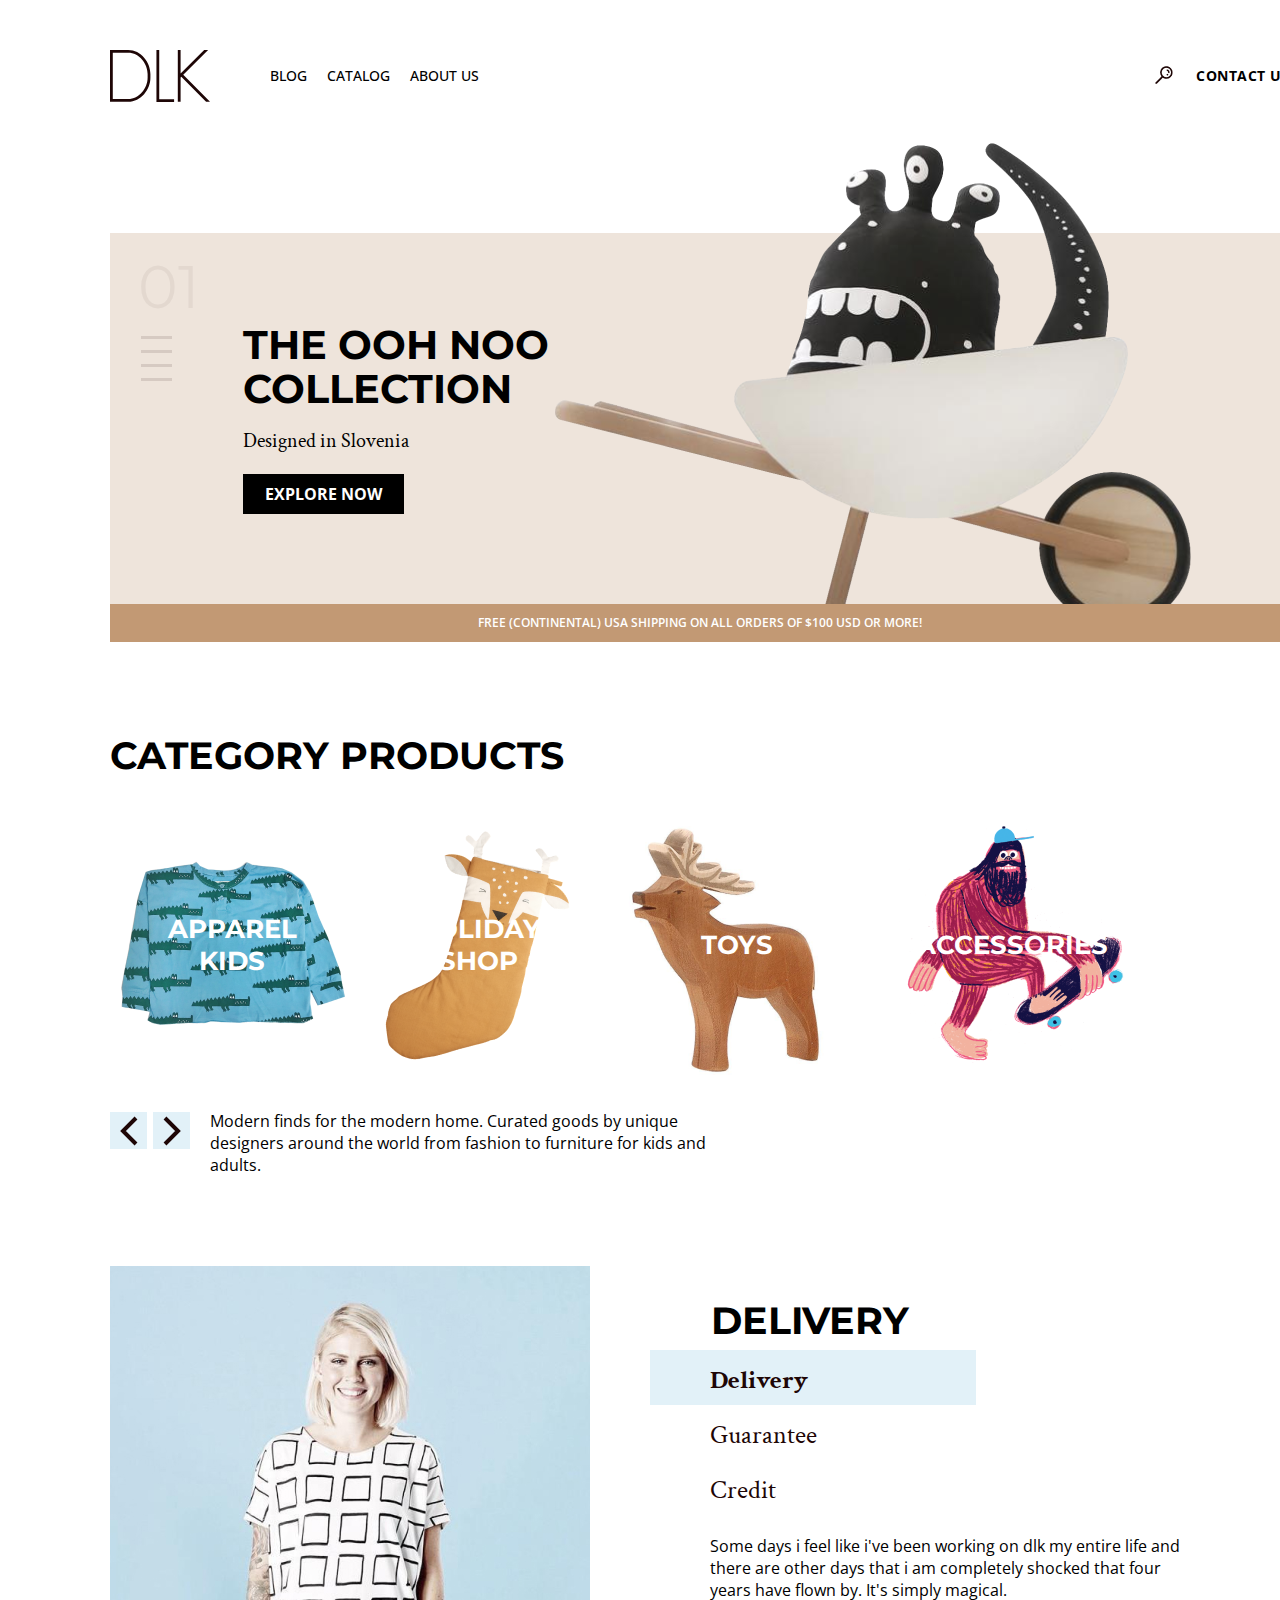
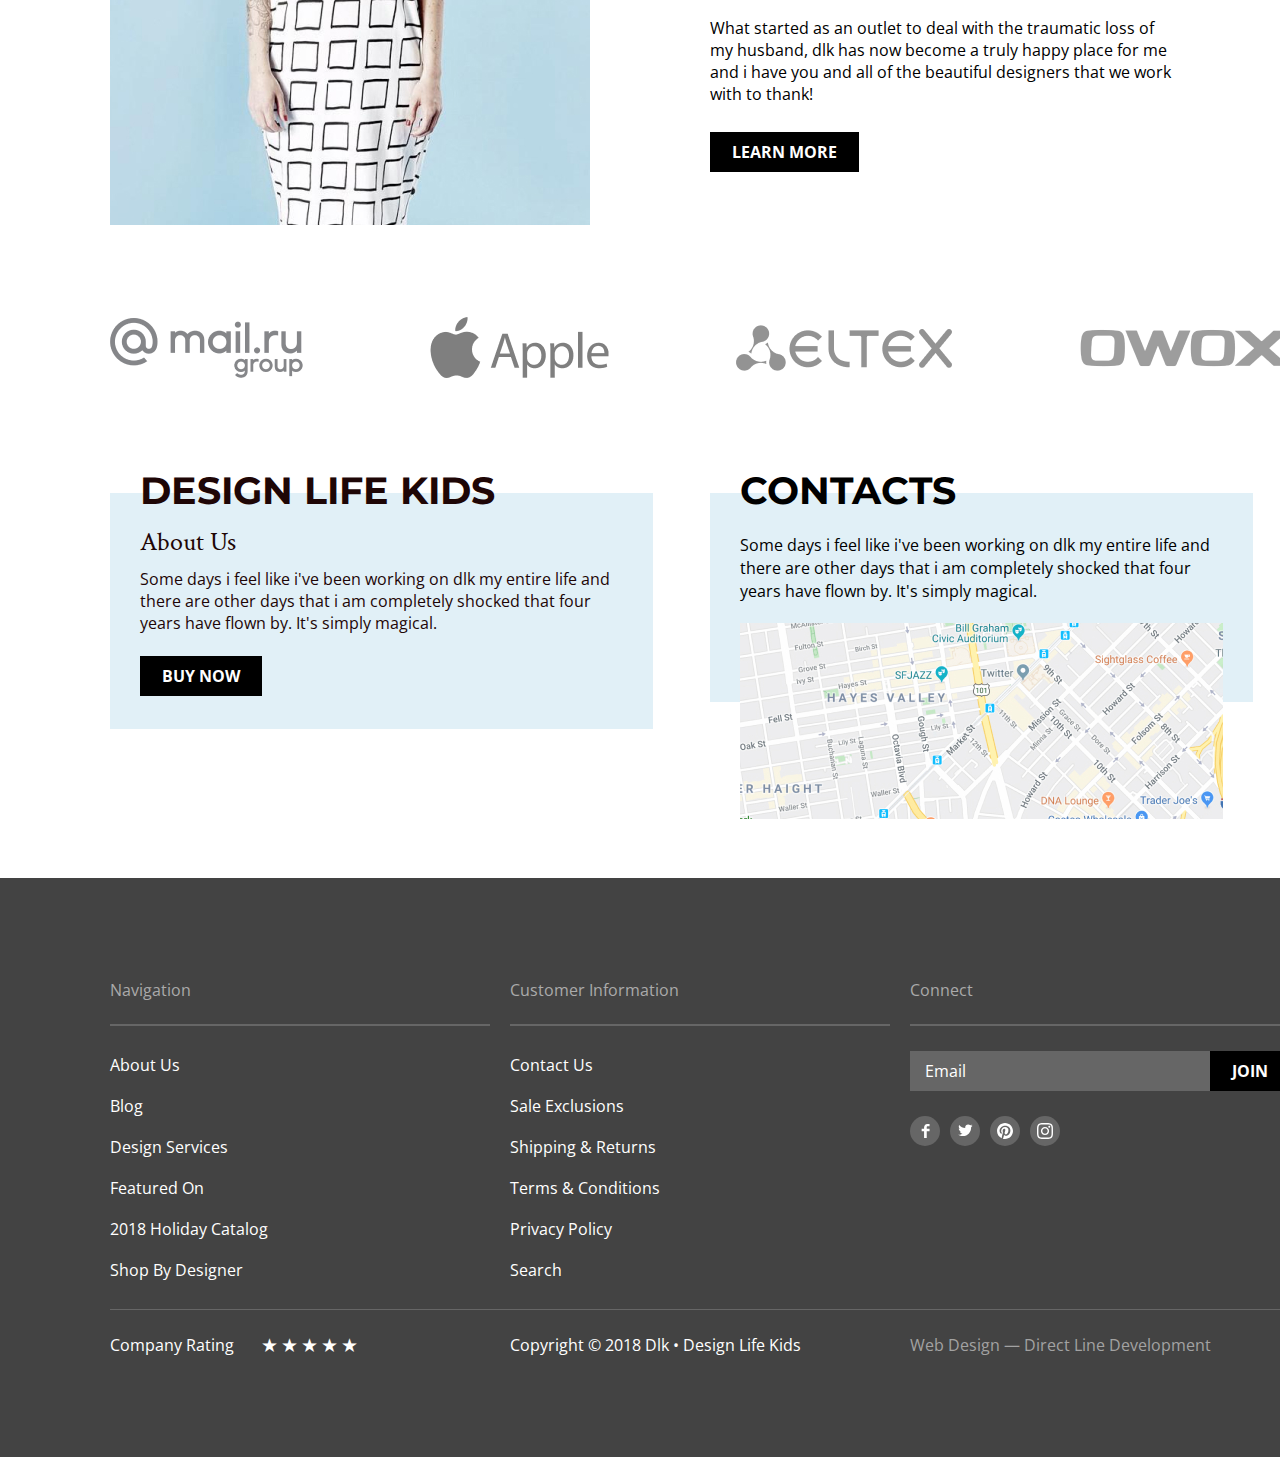
<file: index.html>
<!DOCTYPE html>
<html lang="en">

<head>
  <meta charset="UTF-8">
  <meta name="viewport" content="width=device-width, initial-scale=1.0">
  <link rel="stylesheet" href="https://necolas.github.io/normalize.css/latest/normalize.css">
  <link rel="stylesheet" href="css/style.css">
  <link rel="stylesheet" href="css/commone.css">
  <link href="https://fonts.googleapis.com/css2?family=Crimson+Text:ital,wght@1,400;1,600;1,700&family=Montserrat:wght@200;300;700;800&family=Open+Sans:wght@300;400;500;600;700;800&family=Roboto:wght@300;400&display=swap" rel="stylesheet">
  <title>DLK</title>
</head>

<body>
  <header class="header">
    <div class="container">
      <div class="header-wrapper">
        <a class="header-logo-link" href="index.html"><img class="header-logo" src="images/logo.svg" alt="logo"></a>
        <nav class="header-nav">
          <ul class="header-list header-list-left">
            <li class="header-list-item"><a class="header-list-item-link" href="pages/blog/index.html">blog</a></li>
            <li class="header-list-item"><a class="header-list-item-link" href="pages/catalog/index.html">catalog</a>
            </li>
            <li class="header-list-item"><a class="header-list-item-link" href="#">about us</a></li>
          </ul>
          <ul class="header-list header-list-right">
            <li class="header-list-item header-search header-list-item-link"> <a href="#"></a><img src="images/search.png" alt="search"></li>
            <li class="header-list-item header-contactus"><a class="header-list-item-link" href="pages/contact-us/index.html"><span class="header-text-contactus">contact us</span>
              </a>
            </li>
          </ul>
        </nav>
      </div>
    </div>
  </header>

  <main>
    <section class="slideshow-container">
      <div class="container">
        <ul class="slide-list">
          <li class="slideshow-item">
            <img class="slide-image" src="images/myslides-01.png" alt="the ooh noo collectiom">
            <div class="slide-wrapper">
              <div class="slide__number-strips">
                <div class="slide-number">01</div>
                <div class="slide-strips">
                  <button class="strip strip-active"></button>
                  <button class="strip"></button>
                  <button class="strip"></button>
                  <button class="strip"></button>
                </div>
              </div>
              <div class="slider__title-text-link">
                <h2 class="slide-title">the ooh noo collection</h2>
                <p class="slide-text">Designed in Slovenia</p>
                <a class="link button-open_js" href="#">explore now</a>
              </div>
              <div class="slide-bottom-info">
                <p class="slide-bottom-text"> free (continental) USA shipping on all orders of $100 USD or more!</p>
              </div>
            </div>
          </li>
        </ul>
      </div>
    </section>
    <section class="category-container">
      <div class="container">
        <h2 class="category-title">category products</h2>
        <ul class="category-list">
          <li class="category-item">
            <a class="category-link" href="#">
              <h3 class="card-title">apparel kids</h3>
              <img class="category-image" src="images/apparel_kids.png" alt="apparel_kids.png">
            </a>
          </li>
          <li class="category-item">
            <a class="category-link" href="#">
              <h3 class="card-title">holiday shop</h3>
              <img class="category-image" src="images/holiday_shop.png" alt="holiday_shop.png">
            </a>
          </li>
          <li class="category-item">
            <a class="category-link" href="pages/toys/index.html">
              <h3 class="card-title">toys</h3>
              <img class="category-image" src="images/toys.png" alt="toys.png">
            </a>
          </li>
          <li class="category-item">
            <a class="category-link" href="#">
              <h3 class="card-title">accessories</h3>
              <img class="category-image" src="images/accessories.png" alt="accessories.png">
            </a>
          </li>
        </ul>
        <div class="category-button-text">
          <div class="category-button">
            <button class="category-previous"><img class="image-previous" src="images/prev.svg" alt="previous"></button>
            <button class="category-next"><img class="image-previous" src="images/next.svg" alt="previous"></button>
          </div>
          <p class="category-card-text">
            Modern finds for the modern home. Curated goods by unique designers
            around the world from fashion to furniture for kids and adults.
          </p>
        </div>
      </div>
    </section>
    <section class="service-container">
      <div class="container">
        <div class="service-wrapper">
          <div class="contanier-delivery-image">
            <img class="service-image" src="images/service_delivery.png" alt="delivery.png">
          </div>
          <div class="contanier-delivery-description">
            <h3 class="service-title">delivery</h3>
            <ul class="service-list">
              <li class="service-item service-item-active">
                <a class="service-item-link" href="#">Delivery</a>
              </li>
              <li class="service-item">
                <a class="service-item-link" href="#">Guarantee</a>
              </li>
              <li class="service-item">
                <a class="service-item-link" href="#">Credit</a>
              </li>
            </ul>
            <div class="delivery-paragraph">
              <p class="paragraph1">
                Some days i feel like i've been working on dlk my entire life
                and there are other days that i am completely shocked that four
                years have flown by. It's simply magical.
              </p>
              <p class="paragraph2">
                What started as an outlet to deal with the traumatic loss of my
                husband, dlk has now become a truly happy place for me and i
                have you and all of the beautiful designers that we work with
                to thank!
              </p>
            </div>
            <div class="service-link"><a class="link" href="#">learn more</a></div>
          </div>
        </div>
      </div>
    </section>
    <section class="partners-container">
      <div class="container">
        <h2 class="visually-hidden">partners</h2>
        <ul class="partners-list">
          <li class="partners-list-item">
            <a href="#"><img src="images/mail.ru.png" alt="mail.ru.png"></a>
          </li>
          <li class="partners-list-item">
            <a href="#"><img src="images/apple.png" alt="apple.png"></a>
          </li>
          <li class="partners-list-item">
            <a href="#"><img src="images/eltex.png" alt="eltex.png"></a>
          </li>
          <li class="partners-list-item">
            <a href="#"><img src="images/owox.png" alt="owox.png"></a>
          </li>
        </ul>
      </div>
    </section>
    <section class="design-contacts">
      <div class="container">
        <div class="design-contacts-wrapper">
          <div class="design-wrapper">
            <div class="design-text">
              <h2 class="design-title">design life kids</h2>
              <h3 class="design-aboutus-title">About Us</h3>
              <p class="design-paragraph">
                Some days i feel like i've been working on dlk my entire life and
                there are other days that i am completely shocked that four years have
                flown by. It's simply magical.
              </p>
              <a class="link" href="#">buy now</a>
            </div>
            <div class="design-bg"></div>
          </div>
          <div class="contacts-wrapper">
            <div class="contacts-text-map">
              <h2 class="contacts-title">contacts</h2>
              <p class="contacts-paragraph">
                Some days i feel like i've been working on dlk my entire life and
                there are other days that i am completely shocked that four years have
                flown by. It's simply magical.
              </p>
              <img class="map" src="images/map.jpg" alt="map">
            </div>
            <div class="contacts-bg"></div>
          </div>
        </div>
      </div>
    </section>
  </main>

  <footer class="footer">
    <div class="container">
      <section class="footer-contanier">
        <div class="footer-nav">
          <h4 class="footer-nav-title footer-title">navigation</h4>
          <hr class="nav-line-short">
          <ul class="footer-nav-list">
            <li class="nav-list-item"><a class="nav-link" href=#>about us</a></li>
            <li class="nav-list-item"><a class="nav-link" href=#>blog</a></li>
            <li class="nav-list-item"><a class="nav-link" href=#>design services</a></li>
            <li class="nav-list-item"><a class="nav-link" href=#>featured on</a></li>
            <li class="nav-list-item"><a class="nav-link" href=#>2018 holiday catalog</a></li>
            <li class="nav-list-item"><a class="nav-link" href=#>shop by designer</a></li>
          </ul>
        </div>
        <div class="footer-customer">
          <h4 class="footer-customer-title footer-title">customer information</h4>
          <hr class="nav-line-short">
          <ul class="footer-customer-list">
            <li class="nav-list-item"><a class="nav-link" href=#>contact us</a></li>
            <li class="nav-list-item"><a class="nav-link" href=#>sale exclusions</a></li>
            <li class="nav-list-item"><a class="nav-link" href=#>shipping & returns</a></li>
            <li class="nav-list-item"><a class="nav-link" href=#>terms & conditions</a></li>
            <li class="nav-list-item"><a class="nav-link" href=#>privacy policy</a></li>
            <li class="nav-list-item"><a class="nav-link" href=#>search</a></li>
          </ul>
        </div>
        <div class="footer-connect">
          <h4 class="footer-connect-title footer-title">connect</h4>
          <hr class="nav-line-short">
          <div class="footer-connect-email">
            <form action="index.html" class="footer-connect-form">
              <input class="connect-email" placeholder="Email" type="email" name="email">
              <button class="button">join</button>
            </form>
          </div>
          <ul class="connect-networks">
            <li class="networks-circle">
              <a class="social-link social-facebook" href="#"></a>
            </li>
            <li class="networks-circle">
              <a class="social-link social-twitter" href="#"></a>
            </li>
            <li class="networks-circle">
              <a class="social-link social-pinterest" href="#"></a>
            </li>
            <li class="networks-circle">
              <a class="social-link social-instagram" href="#"></a>
            </li>
          </ul>
        </div>
        <hr class="nav-line-long">
        <div class="footer-info">
          <div class="info-list">
            <div class="info-list-company">
              <span class="company_rating">company rating</span>
              <div class="stars-wrapper">
                <div class="rating-area">
                  <input type="radio" id="star-5" name="star" value="5">
                  <label for="star-5" title="«5»"></label>
                  <input type="radio" id="star-4" name="star" value="4">
                  <label for="star-4" title="«4»"></label>
                  <input type="radio" id="star-3" name="star" value="3">
                  <label for="star-3" title="«3»"></label>
                  <input type="radio" id="star-2" name="star" value="2">
                  <label for="star-2" title="«2»"></label>
                  <input type="radio" id="star-1" name="star" value="1">
                  <label for="star-1" title="«1»"></label>
                </div>
              </div>
            </div>
          </div>
          <div class="info-list-copyright">
            copyright © 2018 dlk • design life kids
          </div>
          <div class="info-list-webdesign">
            web design — direct line development
          </div>
        </div>
      </section>
    </div>
  </footer>

  <div class="modal-bg modal_js">
    <form class="form-wrapper" action="/index.html">
      <label class="form-lable">
        <input class="input-text input-name input-text_js" type="text" name="name">
        <span class="input-lable-text">Name</span>
      </label>
      <div class="form-phone-email">
        <div class="form-cell-50 input-phone">
          <label class="form-lable">
            <input class="input-text" type="tel" name="phone">
            <span class="input-lable-text">Phone</span>
          </label>
        </div>
        <div class="form-cell-50 input-email">
          <label class="form-lable">
            <input class="input-text" type="email" name="email">
            <span class="input-lable-text">Email</span>
          </label>
        </div>
      </div>
      <label class="form-lable">
        <textarea class="form-message" name="message" cols="30" rows="10"></textarea>
        <span class="input-lable-text">Message</span>
      </label>
      <label class="form-subscribe">
        <input class="subscribe-checkbox" type="checkbox" name="subscribe" value="personal data">
        <span class="subscribe-fake"></span>
        <span class="subscribe-text">By clicking on the button, you consent to the processing of your personal
          data</span>
      </label>
      <button class="form-button button" type="submit">submit</button>
      <button class="button-close button-close_js" type="button" aria-label="exit"></button>
    </form>
  </div>
  <script src="/js/main.min.js"></script>
</body>

</html>
</file>
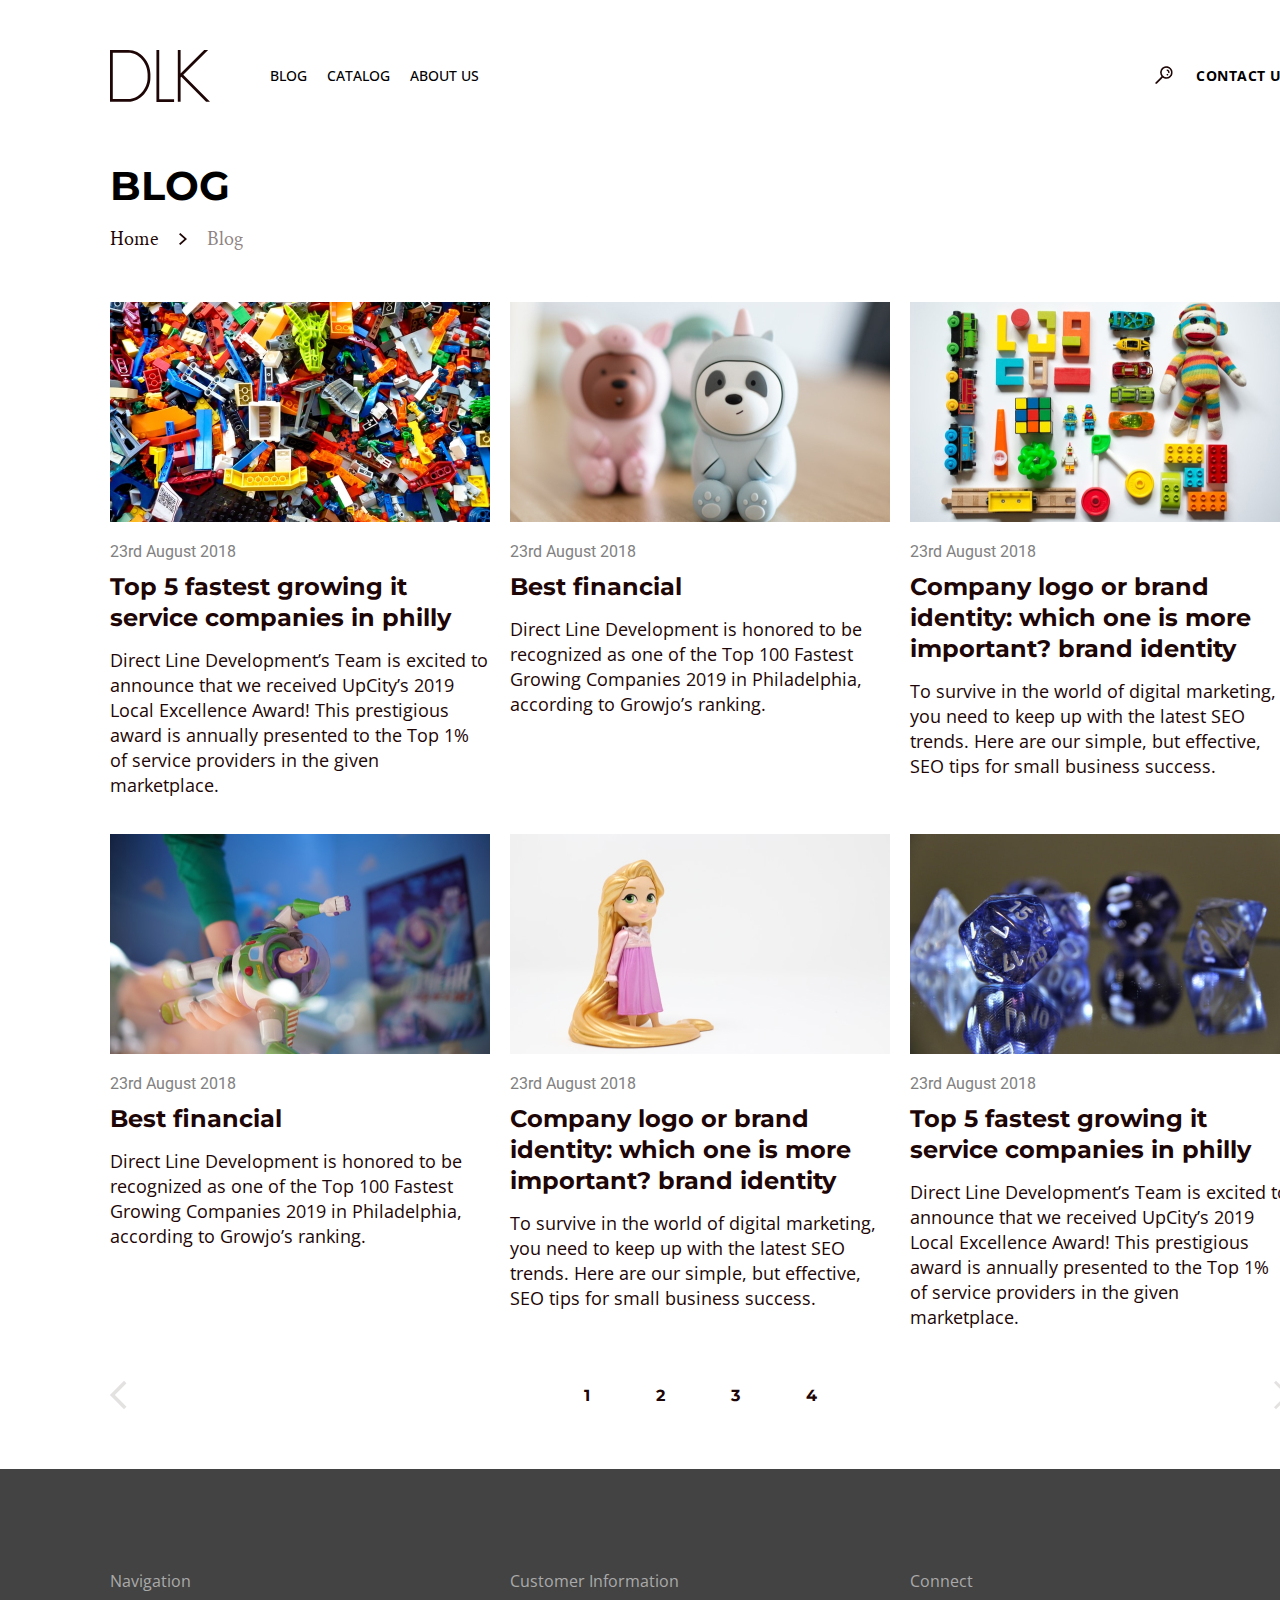
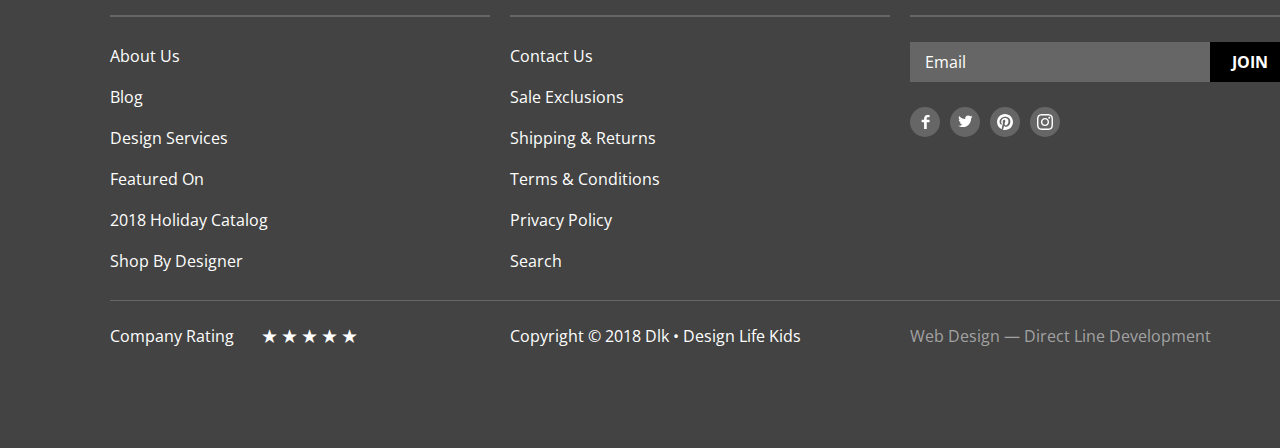
<file: pages/blog/index.html>
<!DOCTYPE html>
<html lang="en">

<head>
  <meta charset="UTF-8">
  <meta name="viewport" content="width=device-width, initial-scale=1.0">
  <link rel="stylesheet" href="https://necolas.github.io/normalize.css/latest/normalize.css">
  <link rel="stylesheet" href="/pages/blog/style.css">
  <link rel="stylesheet" href="/css/commone.css">
  <link
    href="https://fonts.googleapis.com/css2?family=Crimson+Text:ital,wght@1,400;1,600;1,700&family=Montserrat:wght@200;300;700;800&family=Open+Sans:wght@300;400;500;600;700;800&family=Roboto:wght@300;400&display=swap"
    rel="stylesheet">
  <title>DLK Blog</title>
</head>

<body>
  <header class="header">
    <div class="container">
      <div class="header-wrapper">
        <a class="header-logo-link" href="/index.html"><img class="header-logo" src="/images/logo.svg" alt="logo"></a>
        <nav class="header-nav">
          <ul class="header-list header-list-left">
            <li class="header-list-item"><a class="header-list-item-link" href="/pages/blog/index.html">blog</a></li>
            <li class="header-list-item"><a class="header-list-item-link" href="/pages/catalog/index.html">catalog</a>
            </li>
            <li class="header-list-item"><a class="header-list-item-link" href="#">about us</a></li>
          </ul>
          <ul class="header-list header-list-right">
            <li class="header-list-item header-search header-list-item-link"> <a href="#"></a><img
                src="/images/search.png" alt="search"></li>
            <li class="header-list-item header-contactus"><a class="header-list-item-link"
                href="/pages/contact-us/index.html"><span class="header-text-contactus">contact us</span>
              </a>
            </li>
          </ul>
        </nav>
      </div>
    </div>
  </header>

  <main>
    <div class="container">
      <h1 class="title">blog</h1>
      <ul class="breadcrumbs">
        <li class="breadcrumbs-item">
          <a class="breadcrumbs-link" href="/index.html">Home</a>
        </li>
        <li class="breadcrumbs-item">
          <span class="breadcrumbs-link breadcrumbs-active">Blog</span>
        </li>
      </ul>
      <section class="blog-article">
        <ul class="article-list">
          <li class="article-item">
            <img class="article-img" src="/images/top_5_fastest_1.jpg" alt="top_5_fastest_1.jpg">
            <span class="article-date">23rd August 2018</span>
            <h3 class="article-title">Top 5 fastest growing it service companies in philly</h3>
            <p class="article-text">Direct Line Development’s Team is excited to announce that we received UpCity’s 2019
              Local Excellence Award! This prestigious award is annually presented to the Top 1% of service providers in
              the given marketplace.</p>
          </li>
          <li class="article-item">
            <img class="article-img" src="/images/best_financial_1.jpg" alt="best_financial_1.jpg">
            <span class="article-date">23rd August 2018</span>
            <h3 class="article-title">Best financial</h3>
            <p class="article-text">Direct Line Development is honored to be recognized as one of the Top 100 Fastest
              Growing Companies 2019 in Philadelphia, according to Growjo’s ranking.</p>
          </li>
          <li class="article-item">
            <img class="article-img" src="/images/company_logo_1.jpg" alt="company_logo_1.jpg">
            <span class="article-date">23rd August 2018</span>
            <h3 class="article-title">Company logo or brand identity: which one is more important? brand identity</h3>
            <p class="article-text">To survive in the world of digital marketing, you need to keep up with the latest
              SEO trends. Here are our simple, but effective, SEO tips for small business success.</p>
          </li>
          <li class="article-item">
            <img class="article-img" src="/images/best_financial_2.jpg" alt="top_5_fastest_1.jpg">
            <span class="article-date">23rd August 2018</span>
            <h3 class="article-title">Best financial</h3>
            <p class="article-text">Direct Line Development is honored to be recognized as one of the Top 100 Fastest
              Growing Companies 2019 in Philadelphia, according to Growjo’s ranking.</p>
          </li>
          <li class="article-item">
            <img class="article-img" src="/images/company_logo_2.jpg" alt="company_logo_2.jpg">
            <span class="article-date">23rd August 2018</span>
            <h3 class="article-title">Company logo or brand identity: which one is more important? brand identity</h3>
            <p class="article-text">To survive in the world of digital marketing, you need to keep up with the latest
              SEO trends. Here are our simple, but effective, SEO tips for small business success.</p>
          </li>
          <li class="article-item">
            <img class="article-img" src="/images/top_5_fastest_2.jpg" alt="top_5_fastest_2.jpg">
            <span class="article-date">23rd August 2018</span>
            <h3 class="article-title">Top 5 fastest growing it service companies in philly</h3>
            <p class="article-text">Direct Line Development’s Team is excited to announce that we received UpCity’s 2019
              Local Excellence Award! This prestigious award is annually presented to the Top 1% of service providers in
              the given marketplace.</p>
          </li>
        </ul>
        <div class="pages">
          <a class="prev" href="#"></a>
          <a class="page" href="#"><span class="page-nomber">1</span></a>
          <a class="page" href="#"><span class="page-nomber">2</span></a>
          <a class="page" href="#"><span class="page-nomber">3</span></a>
          <a class="page" href="#"><span class="page-nomber">4</span></a>
          <a class="next" href="#"></a>
        </div>
      </section>
    </div>
  </main>

  <footer class="footer">
    <div class="container">
      <section class="footer-contanier">
        <div class="footer-nav">
          <h4 class="footer-nav-title footer-title">navigation</h4>
          <hr class="nav-line-short">
          <ul class="footer-nav-list">
            <li class="nav-list-item"><a class="nav-link" href=#>about us</a></li>
            <li class="nav-list-item"><a class="nav-link" href=#>blog</a></li>
            <li class="nav-list-item"><a class="nav-link" href=#>design services</a></li>
            <li class="nav-list-item"><a class="nav-link" href=#>featured on</a></li>
            <li class="nav-list-item"><a class="nav-link" href=#>2018 holiday catalog</a></li>
            <li class="nav-list-item"><a class="nav-link" href=#>shop by designer</a></li>
          </ul>
        </div>
        <div class="footer-customer">
          <h4 class="footer-customer-title footer-title">customer information</h4>
          <hr class="nav-line-short">
          <ul class="footer-customer-list">
            <li class="nav-list-item"><a class="nav-link" href=#>contact us</a></li>
            <li class="nav-list-item"><a class="nav-link" href=#>sale exclusions</a></li>
            <li class="nav-list-item"><a class="nav-link" href=#>shipping & returns</a></li>
            <li class="nav-list-item"><a class="nav-link" href=#>terms & conditions</a></li>
            <li class="nav-list-item"><a class="nav-link" href=#>privacy policy</a></li>
            <li class="nav-list-item"><a class="nav-link" href=#>search</a></li>
          </ul>
        </div>
        <div class="footer-connect">
          <h4 class="footer-connect-title footer-title">connect</h4>
          <hr class="nav-line-short">
          <div class="footer-connect-email">
            <form action="index.html" class="footer-connect-form">
              <input class="connect-email" placeholder="Email" type="email" name="email">
              <button class="button">join</button>
            </form>
          </div>
          <ul class="connect-networks">
            <li class="networks-circle">
              <a class="social-link social-facebook" href="#"></a>
            </li>
            <li class="networks-circle">
              <a class="social-link social-twitter" href="#"></a>
            </li>
            <li class="networks-circle">
              <a class="social-link social-pinterest" href="#"></a>
            </li>
            <li class="networks-circle">
              <a class="social-link social-instagram" href="#"></a>
            </li>
          </ul>
        </div>
        <hr class="nav-line-long">
        <div class="footer-info">
          <div class="info-list">
            <div class="info-list-company">
              <span class="company_rating">company rating</span>
              <div class="stars-wrapper">
                <div class="rating-area">
                  <input type="radio" id="star-5" name="star" value="5">
                  <label for="star-5" title="«5»"></label>
                  <input type="radio" id="star-4" name="star" value="4">
                  <label for="star-4" title="«4»"></label>
                  <input type="radio" id="star-3" name="star" value="3">
                  <label for="star-3" title="«3»"></label>
                  <input type="radio" id="star-2" name="star" value="2">
                  <label for="star-2" title="«2»"></label>
                  <input type="radio" id="star-1" name="star" value="1">
                  <label for="star-1" title="«1»"></label>
                </div>
              </div>
            </div>
          </div>
          <div class="info-list-copyright">
            copyright © 2018 dlk • design life kids
          </div>
          <div class="info-list-webdesign">
            web design — direct line development
          </div>
        </div>
      </section>
    </div>
  </footer>
</body>

</html>
</file>
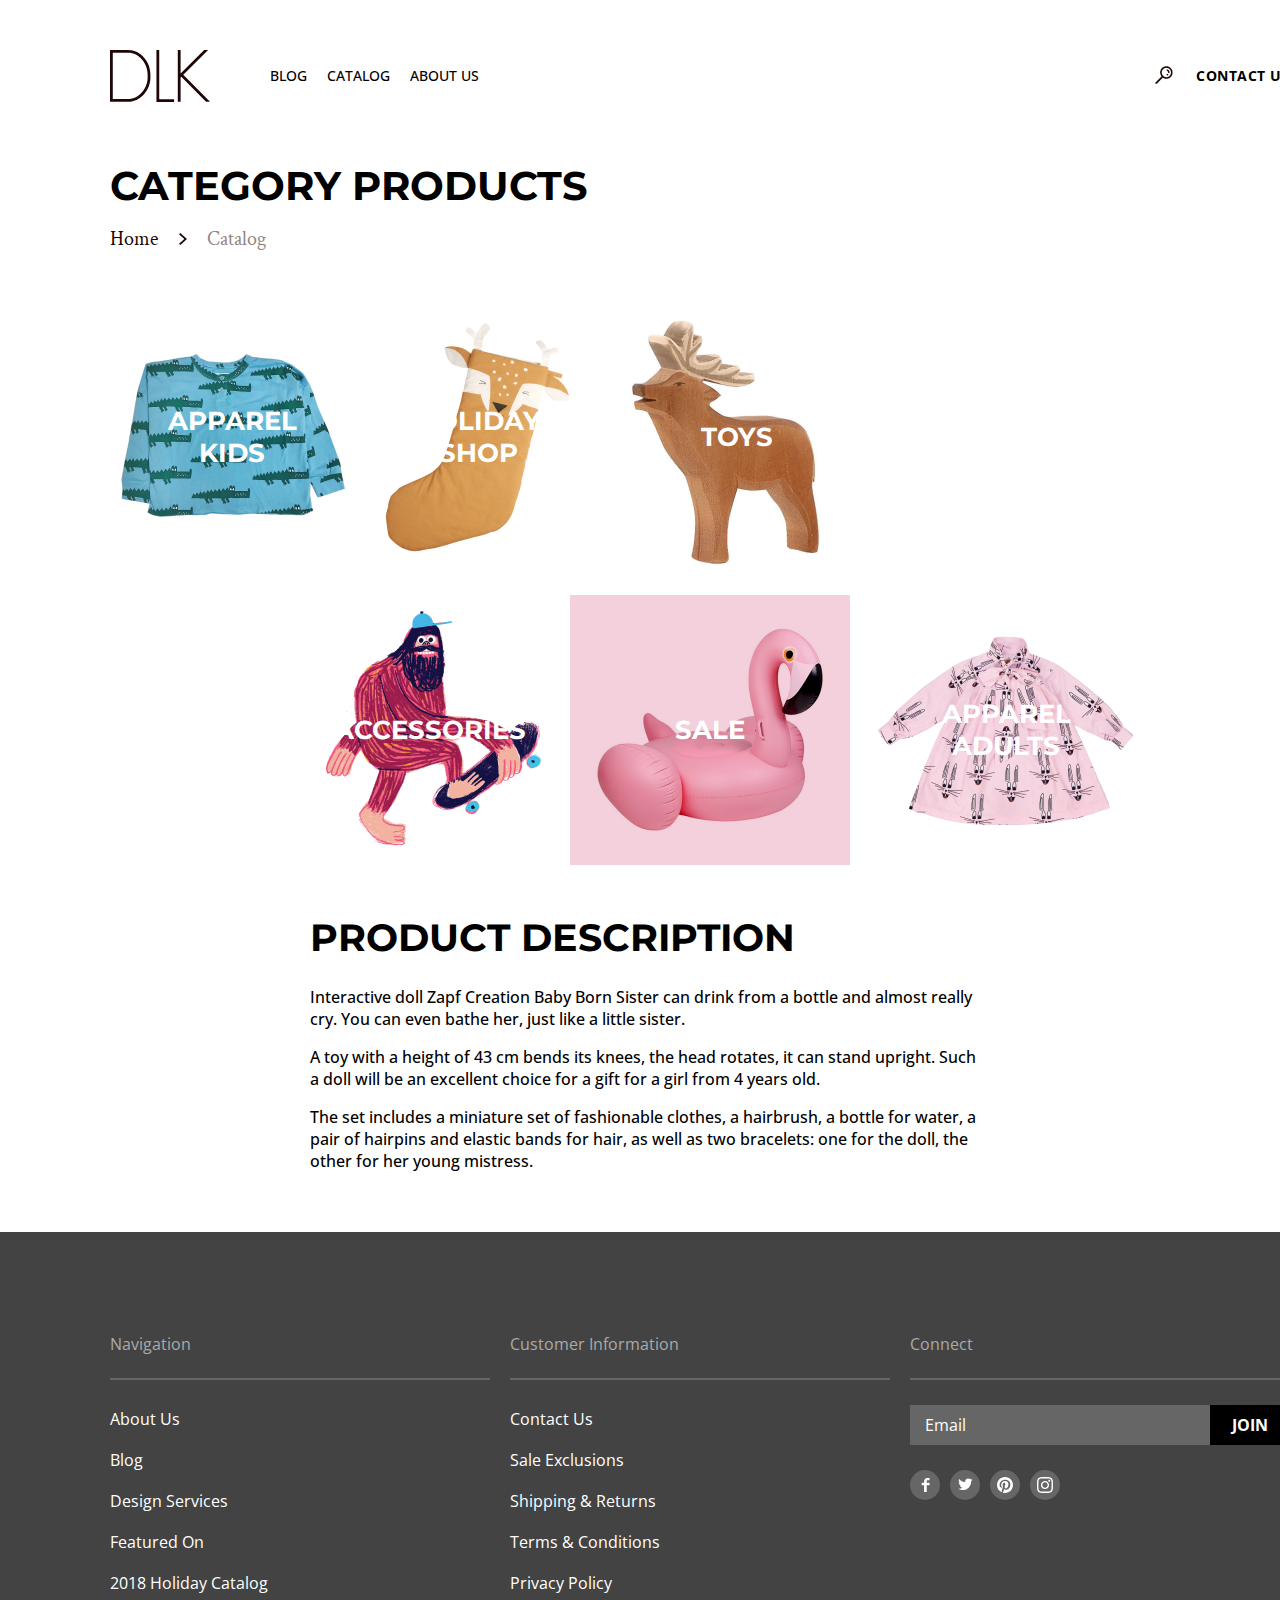
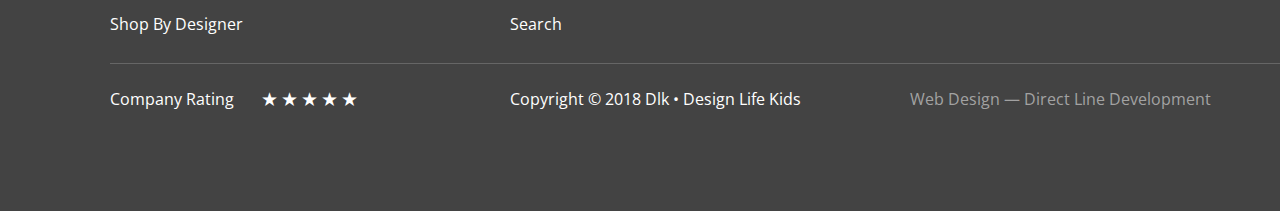
<file: pages/catalog/index.html>
<!DOCTYPE html>
<html lang="en">

<head>
  <meta charset="UTF-8">
  <meta name="viewport" content="width=device-width, initial-scale=1.0">
  <link rel="stylesheet" href="https://necolas.github.io/normalize.css/latest/normalize.css">
  <link rel="stylesheet" href="/pages/catalog/style.css">
  <link rel="stylesheet" href="/css/commone.css">
  <link
    href="https://fonts.googleapis.com/css2?family=Crimson+Text:ital,wght@1,400;1,600;1,700&family=Montserrat:wght@200;300;700;800&family=Open+Sans:wght@300;400;500;600;700;800&family=Roboto:wght@300;400&display=swap"
    rel="stylesheet">
  <title>DLK Catalog</title>
</head>

<body>
  <header class="header">
    <div class="container">
      <div class="header-wrapper">
        <a class="header-logo-link" href="/index.html"><img class="header-logo" src="/images/logo.svg" alt="logo"></a>
        <nav class="header-nav">
          <ul class="header-list header-list-left">
            <li class="header-list-item"><a class="header-list-item-link" href="/pages/blog/index.html">blog</a></li>
            <li class="header-list-item"><a class="header-list-item-link" href="/pages/catalog/index.html">catalog</a>
            </li>
            <li class="header-list-item"><a class="header-list-item-link" href="#">about us</a></li>
          </ul>
          <ul class="header-list header-list-right">
            <li class="header-list-item header-search header-list-item-link"><a href="#"></a>
              <img src="/images/search.png" alt="search"></li>
            <li class="header-list-item header-contactus">
              <a class="header-list-item-link" href="/pages/contact-us/index.html">
                <span class="header-text-contactus">contact us</span>
              </a>
            </li>
          </ul>
        </nav>
      </div>
    </div>
  </header>

  <main>
    <div class="container">
      <h2 class="title">category products</h2>
      <ul class="breadcrumbs">
        <li class="breadcrumbs-item">
          <a class="breadcrumbs-link" href="/index.html">Home</a>
        </li>
        <li class="breadcrumbs-item">
          <span class="breadcrumbs-link breadcrumbs-active">Catalog</span>
        </li>
      </ul>
      <section class="category-products">
        <h2 class="visually-hidden">category Products</h2>
        <ul class="category-list">
          <li class="category-item">
            <a class="category-link" href="#">
              <h3 class="card-title">apparel kids</h3>
              <img class="category-image" src="/images/apparel_kids.png" alt="apparel_kids.png">
            </a>
          </li>
          <li class="category-item">
            <a class="category-link" href="#">
              <h3 class="card-title">holiday shop</h3>
              <img class="category-image" src="/images/holiday_shop.png" alt="holiday_shop.png">
            </a>
          </li>
          <li class="category-item">
            <a class="category-link" href="/pages/toys/index.html">
              <h3 class="card-title">toys</h3>
              <img class="category-image" src="/images/toys.png" alt="toys.png">
            </a>
          </li>
          <li class="category-item category-item-bottom">
            <a class="category-link" href="#">
              <h3 class="card-title">accessories</h3>
              <img class="category-image" src="/images/accessories.png" alt="accessories.png">
            </a>
          </li>
          <li class="category-item category-item-bottom">
            <a class="category-link" href="#">
              <h3 class="card-title">sale</h3>
              <img class="category-image" src="/images/sale.png" alt="accessories.png">
            </a>
          </li>
          <li class="category-item category-item-bottom">
            <a class="category-link" href="#">
              <h3 class="card-title">apparel adults</h3>
              <img class="category-image" src="/images/apparel_adults.png" alt="accessories.png">
            </a>
          </li>
        </ul>
      </section>
      <section class="description">
        <h3 class="description-title">Product Description</h3>
        <p class="description-text">
          Interactive doll Zapf Creation Baby Born Sister can drink from a
          bottle and almost really cry. You can even bathe her, just like a
          little sister.
        </p>
        <p class="description-text">
          A toy with a height of 43 cm bends its knees, the head rotates, it can
          stand upright. Such a doll will be an excellent choice for a gift for
          a girl from 4 years old.
        </p>
        <p class="description-text">
          The set includes a miniature set of fashionable clothes, a hairbrush,
          a bottle for water, a pair of hairpins and elastic bands for hair, as
          well as two bracelets: one for the doll, the other for her young
          mistress.
        </p>
      </section>
    </div>
  </main>

  <footer class="footer">
    <div class="container">
      <section class="footer-contanier">
        <div class="footer-nav">
          <h4 class="footer-nav-title footer-title">navigation</h4>
          <hr class="nav-line-short">
          <ul class="footer-nav-list">
            <li class="nav-list-item"><a class="nav-link" href=#>about us</a></li>
            <li class="nav-list-item"><a class="nav-link" href=#>blog</a></li>
            <li class="nav-list-item"><a class="nav-link" href=#>design services</a></li>
            <li class="nav-list-item"><a class="nav-link" href=#>featured on</a></li>
            <li class="nav-list-item"><a class="nav-link" href=#>2018 holiday catalog</a></li>
            <li class="nav-list-item"><a class="nav-link" href=#>shop by designer</a></li>
          </ul>
        </div>
        <div class="footer-customer">
          <h4 class="footer-customer-title footer-title">customer information</h4>
          <hr class="nav-line-short">
          <ul class="footer-customer-list">
            <li class="nav-list-item"><a class="nav-link" href=#>contact us</a></li>
            <li class="nav-list-item"><a class="nav-link" href=#>sale exclusions</a></li>
            <li class="nav-list-item"><a class="nav-link" href=#>shipping & returns</a></li>
            <li class="nav-list-item"><a class="nav-link" href=#>terms & conditions</a></li>
            <li class="nav-list-item"><a class="nav-link" href=#>privacy policy</a></li>
            <li class="nav-list-item"><a class="nav-link" href=#>search</a></li>
          </ul>
        </div>
        <div class="footer-connect">
          <h4 class="footer-connect-title footer-title">connect</h4>
          <hr class="nav-line-short">
          <div class="footer-connect-email">
            <form action="index.html" class="footer-connect-form">
              <input class="connect-email" placeholder="Email" type="email" name="email">
              <button class="button">join</button>
            </form>
          </div>
          <ul class="connect-networks">
            <li class="networks-circle">
              <a class="social-link social-facebook" href="#"></a>
            </li>
            <li class="networks-circle">
              <a class="social-link social-twitter" href="#"></a>
            </li>
            <li class="networks-circle">
              <a class="social-link social-pinterest" href="#"></a>
            </li>
            <li class="networks-circle">
              <a class="social-link social-instagram" href="#"></a>
            </li>
          </ul>
        </div>
        <hr class="nav-line-long">
        <div class="footer-info">
          <div class="info-list">
            <div class="info-list-company">
              <span class="company_rating">company rating</span>
              <div class="stars-wrapper">
                <div class="rating-area">
                  <input type="radio" id="star-5" name="star" value="5">
                  <label for="star-5" title="«5»"></label>
                  <input type="radio" id="star-4" name="star" value="4">
                  <label for="star-4" title="«4»"></label>
                  <input type="radio" id="star-3" name="star" value="3">
                  <label for="star-3" title="«3»"></label>
                  <input type="radio" id="star-2" name="star" value="2">
                  <label for="star-2" title="«2»"></label>
                  <input type="radio" id="star-1" name="star" value="1">
                  <label for="star-1" title="«1»"></label>
                </div>
              </div>
            </div>
          </div>
          <div class="info-list-copyright">
            copyright © 2018 dlk • design life kids
          </div>
          <div class="info-list-webdesign">
            web design — direct line development
          </div>
        </div>
      </section>
    </div>
  </footer>
</body>

</html>
</file>
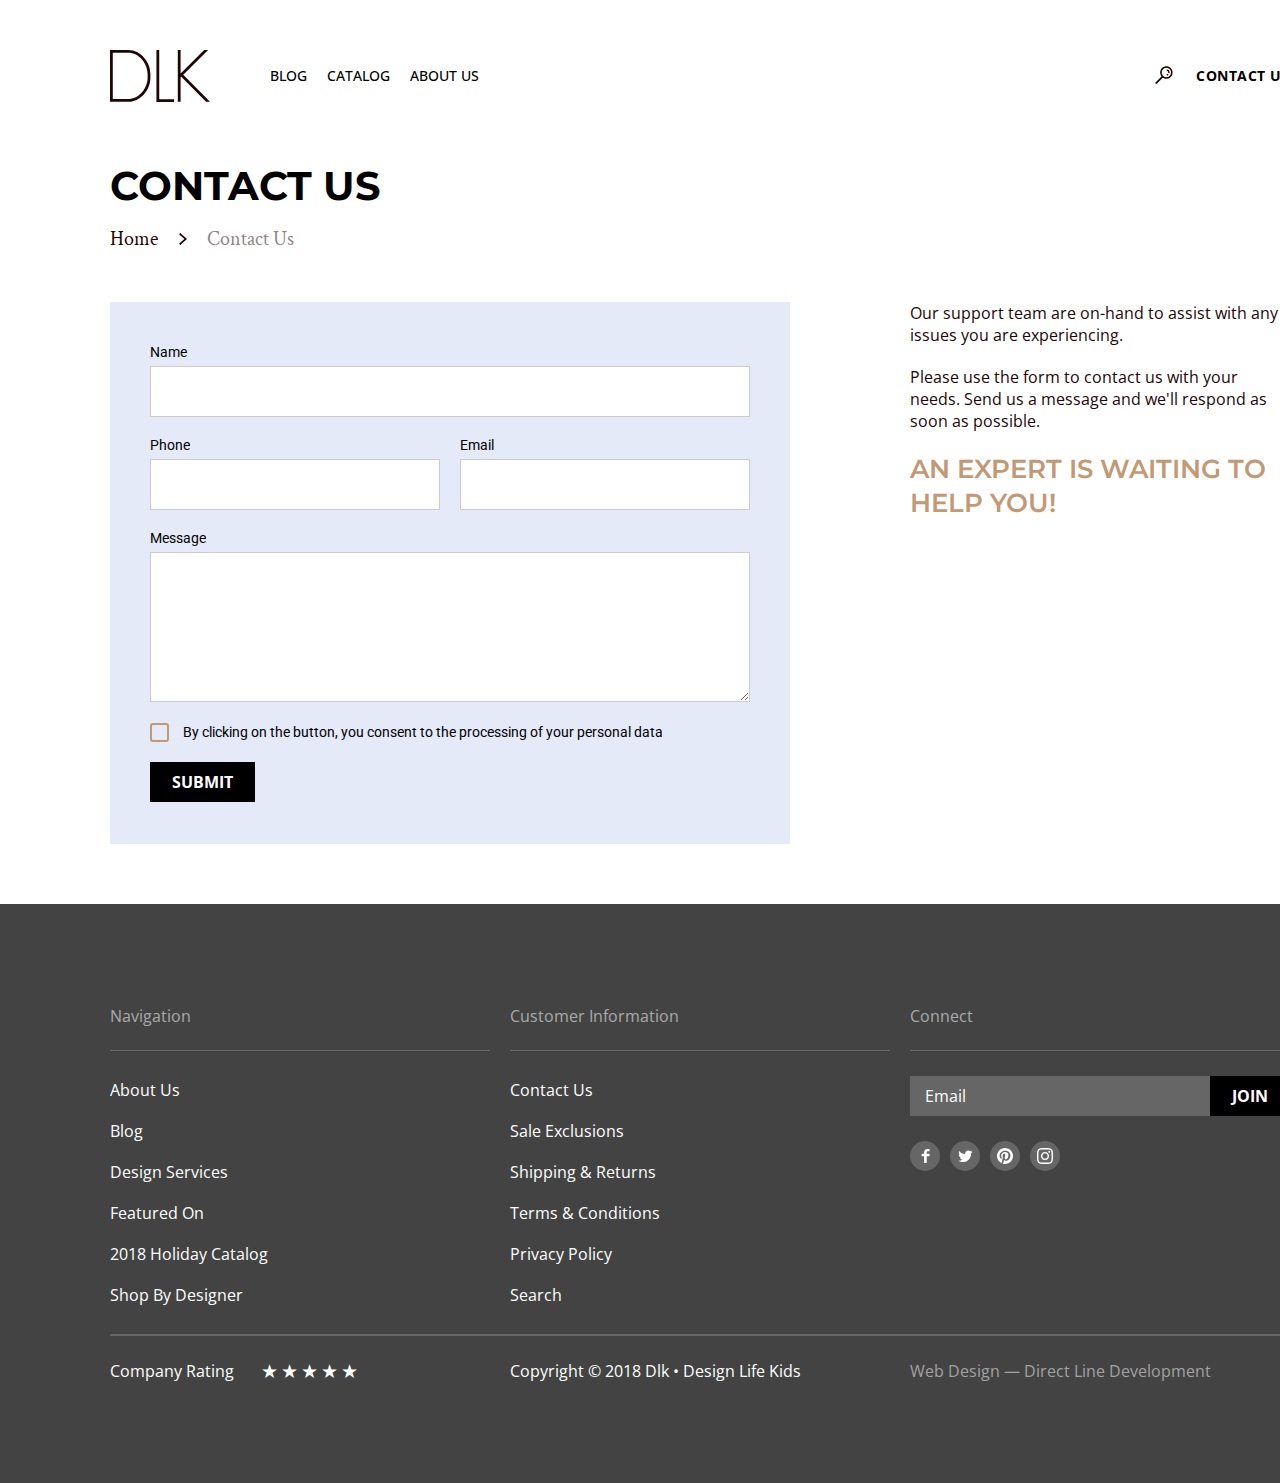
<file: pages/contact-us/index.html>
<!DOCTYPE html>
<html lang="en">

<head>
  <meta charset="UTF-8">
  <meta name="viewport" content="width=device-width, initial-scale=1.0">
  <link rel="stylesheet" href="https://necolas.github.io/normalize.css/latest/normalize.css">
  <link rel="stylesheet" href="/pages/contact-us/style.css">
  <link rel="stylesheet" href="/css/commone.css">
  <link
    href="https://fonts.googleapis.com/css2?family=Crimson+Text:ital,wght@1,400;1,600;1,700&family=Montserrat:wght@200;300;700;800&family=Open+Sans:wght@300;400;500;600;700;800&family=Roboto:wght@300;400&display=swap"
    rel="stylesheet">
  <title>DLK Contact Us</title>
</head>

<body>
  <header class="header">
    <div class="container">
      <div class="header-wrapper">
        <a class="header-logo-link" href="/index.html"><img class="header-logo" src="/images/logo.svg" alt="logo"></a>
        <nav class="header-nav">
          <ul class="header-list header-list-left">
            <li class="header-list-item"><a class="header-list-item-link" href="/pages/blog/index.html">blog</a></li>
            <li class="header-list-item"><a class="header-list-item-link" href="/pages/catalog/index.html">catalog</a>
            </li>
            <li class="header-list-item"><a class="header-list-item-link" href="#">about us</a></li>
          </ul>
          <ul class="header-list header-list-right">
            <li class="header-list-item header-search header-list-item-link"> <a href="#"></a><img
                src="/images/search.png" alt="search"></li>
            <li class="header-list-item header-contactus"><a class="header-list-item-link"
                href="/pages/contact-us/index.html"><span class="header-text-contactus">contact us</span>
              </a>
            </li>
          </ul>
        </nav>
      </div>
    </div>
  </header>

  <main>
    <div class="container">
      <h2 class="title">contact us</h2>
      <ul class="breadcrumbs">
        <li class="breadcrumbs-item">
          <a class="breadcrumbs-link" href="/index.html">Home</a>
        </li>
        <li class="breadcrumbs-item">
          <span class="breadcrumbs-link breadcrumbs-active">Contact Us</span>
        </li>
      </ul>
    </div>

    <section class="conact-us">
      <h2 class="visually-hidden">conact-us</h2>
      <div class="container">
        <div class="conact-us-wrapper">
          <form class="form-wrapper" action="/index.html">
            <label class="form-lable">
              <input class="input-text input-name" type="text" name="name">
              <span class="input-lable-text">Name</span>
            </label>
            <div class="form-phone-email">
              <div class="form-cell-50 input-phone">
                <label class="form-lable">
                  <input class="input-text" type="tel" name="phone">
                  <span class="input-lable-text">Phone</span>
                </label>
              </div>
              <div class="form-cell-50 input-email">
                <label class="form-lable">
                  <input class="input-text" type="email" name="email">
                  <span class="input-lable-text">Email</span>
                </label>
              </div>
            </div>
            <label class="form-lable">
              <textarea class="form-message" name="message" cols="30" rows="10"></textarea>
              <span class="input-lable-text">Message</span>
            </label>
            <label class="form-subscribe">
              <input class="subscribe-checkbox" type="checkbox" name="subscribe" value="personal data">
              <span class="subscribe-fake"></span>
              <span class="subscribe-text">By clicking on the button, you consent to the processing of your personal
                data</span>
            </label>
            <button class="form-button button" type="submit">submit</button>
          </form>
          <div class="contact-us-text">
            <p class="contact-us-text-par">Our support team are on-hand to assist with any issues you are experiencing.
            </p>
            <p class="contact-us-text-par">Please use the form to contact us with your needs. Send us a message and
              we'll
              respond as soon as possible.</p>
            <p class="contact-us-text-help">An expert is waiting to help you!</p>
          </div>
        </div>
      </div>
    </section>
  </main>
  <footer class="footer">
    <div class="container">
      <section class="footer-contanier">
        <div class="footer-nav">
          <h4 class="footer-nav-title footer-title">navigation</h4>
          <hr class="nav-line-short">
          <ul class="footer-nav-list">
            <li class="nav-list-item"><a class="nav-link" href=#>about us</a></li>
            <li class="nav-list-item"><a class="nav-link" href=#>blog</a></li>
            <li class="nav-list-item"><a class="nav-link" href=#>design services</a></li>
            <li class="nav-list-item"><a class="nav-link" href=#>featured on</a></li>
            <li class="nav-list-item"><a class="nav-link" href=#>2018 holiday catalog</a></li>
            <li class="nav-list-item"><a class="nav-link" href=#>shop by designer</a></li>
          </ul>
        </div>
        <div class="footer-customer">
          <h4 class="footer-customer-title footer-title">customer information</h4>
          <hr class="nav-line-short">
          <ul class="footer-customer-list">
            <li class="nav-list-item"><a class="nav-link" href=#>contact us</a></li>
            <li class="nav-list-item"><a class="nav-link" href=#>sale exclusions</a></li>
            <li class="nav-list-item"><a class="nav-link" href=#>shipping & returns</a></li>
            <li class="nav-list-item"><a class="nav-link" href=#>terms & conditions</a></li>
            <li class="nav-list-item"><a class="nav-link" href=#>privacy policy</a></li>
            <li class="nav-list-item"><a class="nav-link" href=#>search</a></li>
          </ul>
        </div>
        <div class="footer-connect">
          <h4 class="footer-connect-title footer-title">connect</h4>
          <hr class="nav-line-short">
          <div class="footer-connect-email">
            <form action="index.html" class="footer-connect-form">
              <input class="connect-email" placeholder="Email" type="email" name="email">
              <button class="button">join</button>
            </form>
          </div>
          <ul class="connect-networks">
            <li class="networks-circle">
              <a class="social-link social-facebook" href="#"></a>
            </li>
            <li class="networks-circle">
              <a class="social-link social-twitter" href="#"></a>
            </li>
            <li class="networks-circle">
              <a class="social-link social-pinterest" href="#"></a>
            </li>
            <li class="networks-circle">
              <a class="social-link social-instagram" href="#"></a>
            </li>
          </ul>
        </div>
        <hr class="nav-line-long">
        <div class="footer-info">
          <div class="info-list">
            <div class="info-list-company">
              <span class="company_rating">company rating</span>
              <div class="stars-wrapper">
                <div class="rating-area">
                  <input type="radio" id="star-5" name="star" value="5">
                  <label for="star-5" title="«5»"></label>
                  <input type="radio" id="star-4" name="star" value="4">
                  <label for="star-4" title="«4»"></label>
                  <input type="radio" id="star-3" name="star" value="3">
                  <label for="star-3" title="«3»"></label>
                  <input type="radio" id="star-2" name="star" value="2">
                  <label for="star-2" title="«2»"></label>
                  <input type="radio" id="star-1" name="star" value="1">
                  <label for="star-1" title="«1»"></label>
                </div>
              </div>
            </div>
          </div>
          <div class="info-list-copyright">
            copyright © 2018 dlk • design life kids
          </div>
          <div class="info-list-webdesign">
            web design — direct line development
          </div>
        </div>
      </section>
    </div>
  </footer>
</body>

</html>
</file>
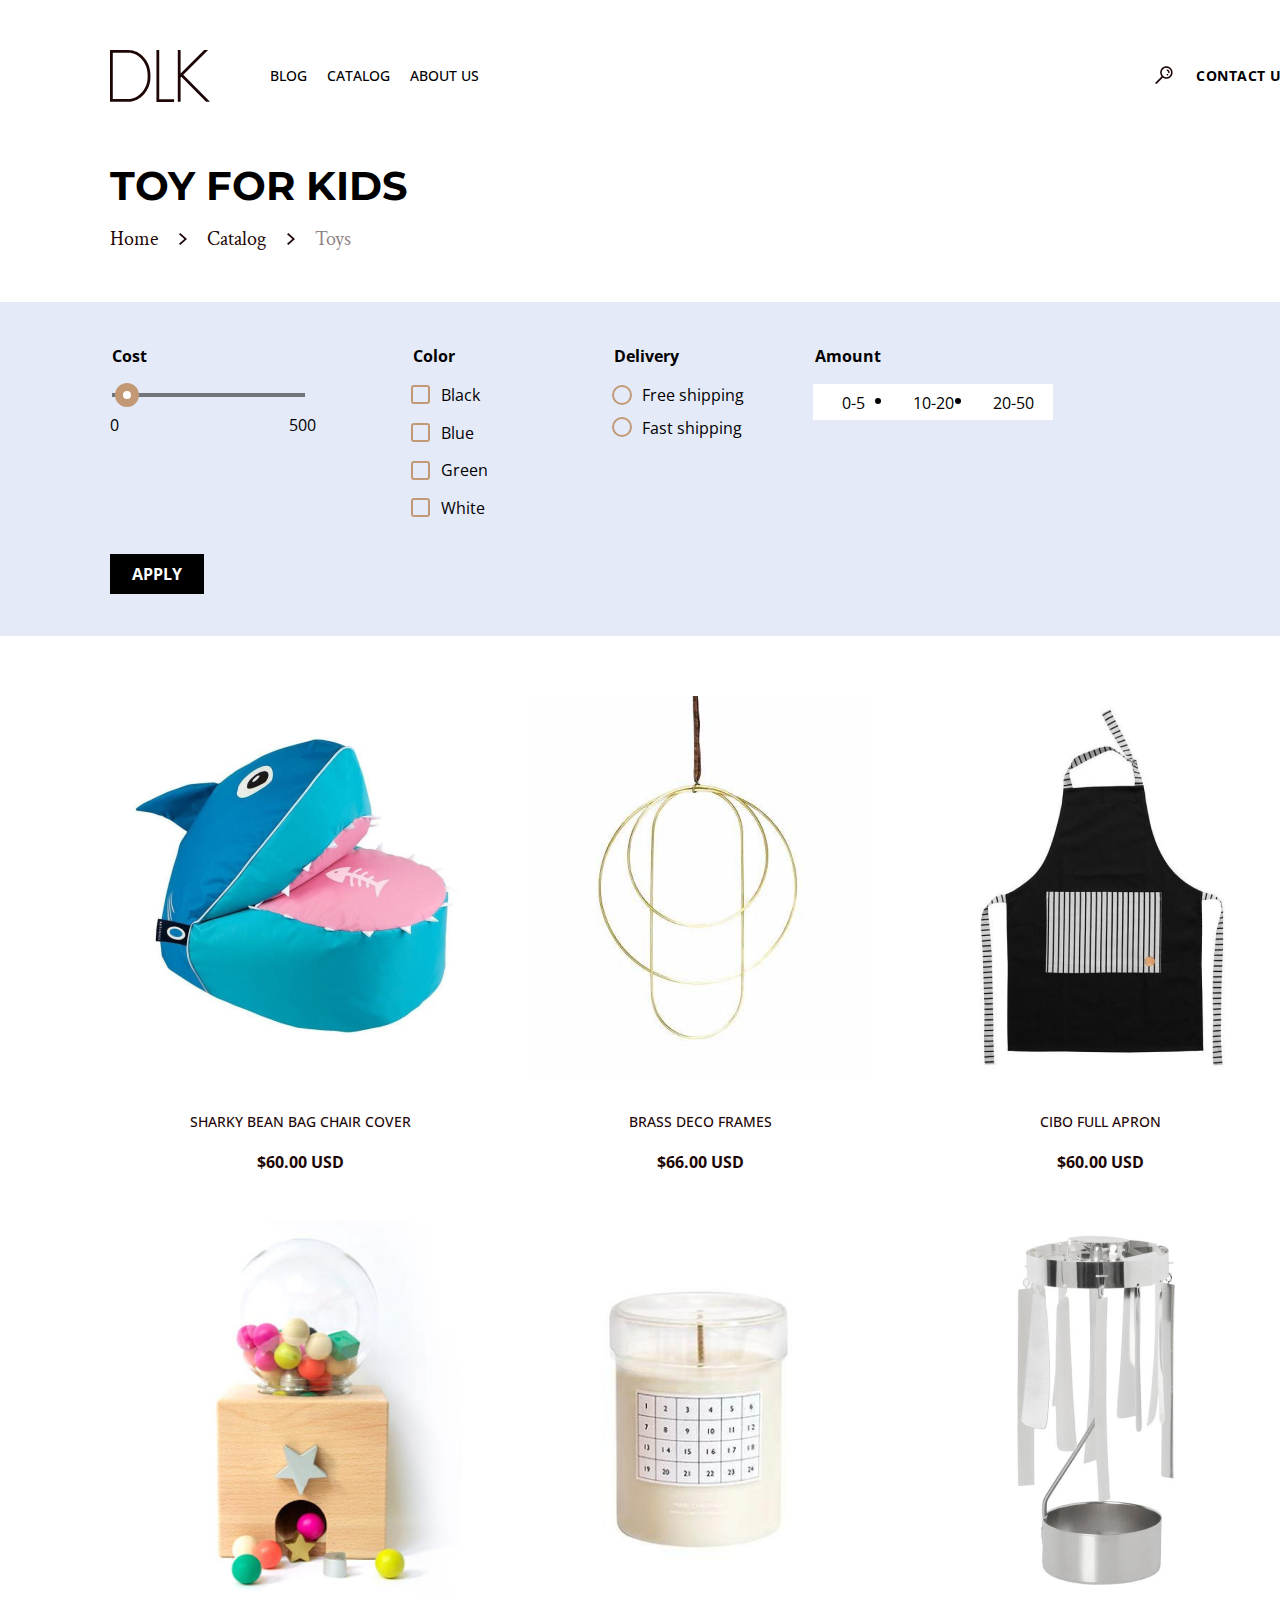
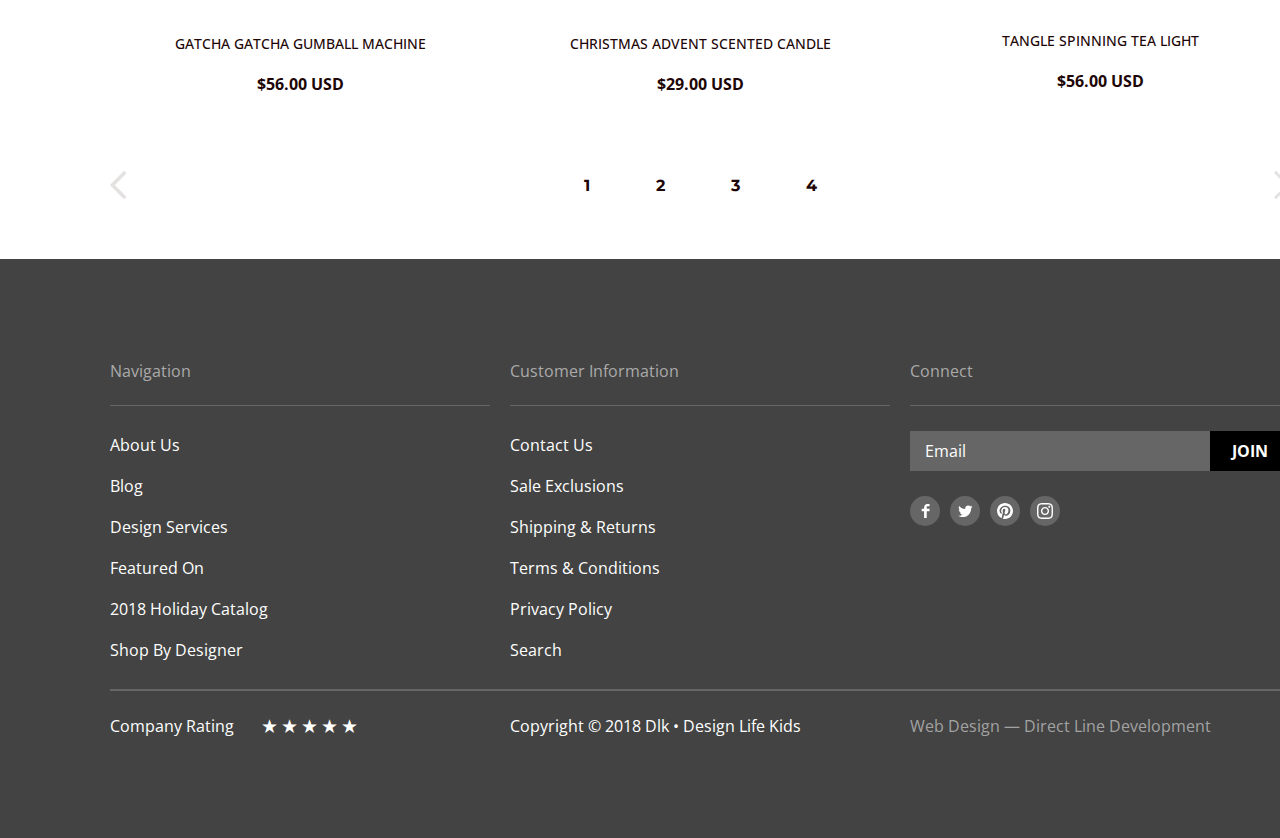
<file: pages/toys/index.html>
<!DOCTYPE html>
<html lang="en">

<head>
  <meta charset="UTF-8">
  <meta name="viewport" content="width=device-width, initial-scale=1.0">
  <link rel="stylesheet" href="https://necolas.github.io/normalize.css/latest/normalize.css">
  <link rel="stylesheet" href="/pages/toys/style.css">
  <link rel="stylesheet" href="/css/commone.css">
  <link
    href="https://fonts.googleapis.com/css2?family=Crimson+Text:ital,wght@1,400;1,600;1,700&family=Montserrat:wght@200;300;700;800&family=Open+Sans:wght@300;400;500;600;700;800&family=Roboto:wght@300;400&display=swap"
    rel="stylesheet">
  <title>DLK Toys</title>
</head>

<body>
  <header class="header">
    <div class="container">
      <div class="header-wrapper">
        <a class="header-logo-link" href="/index.html"><img class="header-logo" src="/images/logo.svg" alt="logo"></a>
        <nav class="header-nav">
          <ul class="header-list header-list-left">
            <li class="header-list-item"><a class="header-list-item-link" href="/pages/blog/index.html">blog</a></li>
            <li class="header-list-item"><a class="header-list-item-link" href="/pages/catalog/index.html">catalog</a>
            </li>
            <li class="header-list-item"><a class="header-list-item-link" href="#">about us</a></li>
          </ul>
          <ul class="header-list header-list-right">
            <li class="header-list-item header-search header-list-item-link"> <a href="#"></a><img
                src="/images/search.png" alt="search"></li>
            <li class="header-list-item header-contactus"><a class="header-list-item-link"
                href="/pages/contact-us/index.html"><span class="header-text-contactus">contact us</span>
              </a>
            </li>
          </ul>
        </nav>
      </div>
    </div>
  </header>

  <main>
    <div class="container">
      <h2 class="title">toy for kids</h2>
      <ul class="breadcrumbs">
        <li class="breadcrumbs-item">
          <a class="breadcrumbs-link" href="/index.html">Home</a>
        </li>
        <li class="breadcrumbs-item">
          <a class="breadcrumbs-link" href="/pages/catalog/index.html">Catalog</a>
        </li>
        <li class="breadcrumbs-item">
          <span class="breadcrumbs-link breadcrumbs-active">Toys</span>
        </li>
      </ul>
    </div>
    <section class="parameters">
      <h2 class="visually-hidden">parameter toys</h2>
      <div class="container">
        <form class="parameters-form" action="/pages/toys/index.html">
          <fieldset class="fieldset-parameters parameters-cost">
            <legend class="parameters-name">Cost</legend>
            <input class="input-wrapper range-input" type="range" name="cost" min="0" max="500" value="10">
            <div class="range-cost">
              <div class="left">0</div>
              <div class="right">500</div>
            </div>
          </fieldset>
          <fieldset class="fieldset-parameters parameters-color">
            <legend class="parameters-name">Color</legend>
            <ul class="color-list">
              <li class="color-item">
                <label class="label-parameters">
                  <input class="checkbox-color" name="colors" type="checkbox" value="black">
                  <span class="color-fake"></span>
                  <span class="color-label">Black</span>
                </label>
              </li>
              <li class="color-item">
                <label class="label-parameters">
                  <input class="checkbox-color" name="colors" type="checkbox" value="blue">
                  <span class="color-fake"></span>
                  <span class="color-label">Blue</span>
                </label>
              </li>
              <li class="color-item">
                <label class="label-parameters">
                  <input class="checkbox-color" name="colors" type="checkbox" value="green">
                  <span class="color-fake"></span>
                  <span class="color-label"> Green</span>
                </label>
              </li>
              <li class="color-item">
                <label class="label-parameters">
                  <input class="checkbox-color" name="colors" type="checkbox" value="white">
                  <span class="color-fake"></span>
                  <span class="color-label">White</span>
                </label>
              </li>
            </ul>
          </fieldset>
          <fieldset class="fieldset-parameters parameters-delivery">
            <legend class="parameters-name">Delivery</legend>
            <ul class="delivery-list">
              <li class="delivery-item">
                <label class="label-parameters">
                  <input class="radio-delivery" name="delivery" type="radio" value="free_shipping">
                  <span class="delivery-fake"></span>
                  <span class="delivery-label">Free shipping</span>
                </label>
              </li>
              <li class="delivery-item">
                <label class="label-parameters">
                  <input class="radio-delivery" name="delivery" type="radio" value="fast_shipping">
                  <span class="delivery-fake"></span>
                  <span class="delivery-label">Fast shipping</span>
                </label>
              </li>
            </ul>
          </fieldset>
          <fieldset class="fieldset-parameters parameters-amount">
            <legend class="parameters-name">Amount</legend>
            <ul class="amount-list">
              <li class="amount-item">
                <input id="radio__0-5" name="amount" type="radio" value="0-5">
                <label for="radio__0-5" class="delivery-label">
                  <span class="amount-label">0-5</span>
                </label>
              </li>
              <li class="amount-item">
                <input id="radio__10-20" name="amount" type="radio" value="10-20">
                <label for="radio__10-20" class="delivery-label">
                  <span class="amount-label">10-20</span>
                </label>
              </li>
              <li class="amount-item">
                <input id="radio__20-50" name="amount" type="radio" value="20-50">
                <label for="radio__20-50" class="delivery-label">
                  <span class="amount-label">20-50</span>
                </label>
              </li>
            </ul>
          </fieldset>
          <button class="parameters-button button" type="submit">apply</button>
        </form>
      </div>
    </section>

    <section class="products">
      <div class="container">
        <ul class="products-list">
          <li class="products-item">
            <a class="products-card" href="#">
              <img class="products-image" src="/images/sharky_bean.png" alt="sharky_bean.png">
              <div class="products-card-hover">
                <span class="card-hover-text">lean more</span>
              </div>
            </a>
            <h3 class="products-name">sharky bean bag chair cover</h3>
            <span class="products-price">$60.00 USD</span>
          </li>
          <li class="products-item">
            <a class="products-card" href="#">
              <img class="products-image" src="/images/brass_deco.png" alt="brass_deco.png">
              <div class="products-card-hover">
                <span class="card-hover-text">lean more</span>
              </div>
            </a>
            <h3 class="products-name">brass deco frames</h3>
            <span class="products-price">$66.00 USD</span>
          </li>
          <li class="products-item">
            <a class="products-card" href="#">
              <img class="products-image" src="/images/cibo_full.png" alt="cibo_full.png">
              <div class="products-card-hover">
                <span class="card-hover-text">lean more</span>
              </div>
            </a>
            <h3 class="products-name">cibo full apron</h3>
            <span class="products-price">$60.00 USD</span>
          </li>
          <li class="products-item">
            <a class="products-card" href="#">
              <img class="products-image" src="/images/gatcha_gatcha.png" alt="gatcha_gatcha.png">
              <div class="products-card-hover">
                <span class="card-hover-text">lean more</span>
              </div>
            </a>
            <h3 class="products-name">gatcha gatcha gumball machine</h3>
            <span class="products-price">$56.00 USD</span>
          </li>
          <li class="products-item">
            <a class="products-card" href="#">
              <img class="products-image" src="/images/christmas_advent.png" alt="christmas advent.png">
              <div class="products-card-hover">
                <span class="card-hover-text">lean more</span>
              </div>
            </a>
            <h3 class="products-name">christmas advent scented candle</h3>
            <span class="products-price">$29.00 USD</span>
          </li>
          <li class="products-item">
            <a class="products-card" href="#">
              <img class="products-image" src="/images/tangle_spinning.png" alt="tangle_spinning.png">
              <div class="products-card-hover">
                <span class="card-hover-text">lean more</span>
              </div>
            </a>
            <h3 class="products-name">tangle spinning tea light</h3>
            <span class="products-price">$56.00 USD</span>
          </li>
        </ul>
        <div class="pages">
          <a class="prev" href="#"></a>
          <a class="page" href="#"><span class="page-nomber">1</span></a>
          <a class="page" href="#"><span class="page-nomber">2</span></a>
          <a class="page" href="#"><span class="page-nomber">3</span></a>
          <a class="page" href="#"><span class="page-nomber">4</span></a>
          <a class="next" href="#"></a>
        </div>
      </div>
    </section>
  </main>

  <footer class="footer">
    <div class="container">
      <section class="footer-contanier">
        <div class="footer-nav">
          <h4 class="footer-nav-title footer-title">navigation</h4>
          <hr class="nav-line-short">
          <ul class="footer-nav-list">
            <li class="nav-list-item"><a class="nav-link" href=#>about us</a></li>
            <li class="nav-list-item"><a class="nav-link" href=#>blog</a></li>
            <li class="nav-list-item"><a class="nav-link" href=#>design services</a></li>
            <li class="nav-list-item"><a class="nav-link" href=#>featured on</a></li>
            <li class="nav-list-item"><a class="nav-link" href=#>2018 holiday catalog</a></li>
            <li class="nav-list-item"><a class="nav-link" href=#>shop by designer</a></li>
          </ul>
        </div>
        <div class="footer-customer">
          <h4 class="footer-customer-title footer-title">customer information</h4>
          <hr class="nav-line-short">
          <ul class="footer-customer-list">
            <li class="nav-list-item"><a class="nav-link" href=#>contact us</a></li>
            <li class="nav-list-item"><a class="nav-link" href=#>sale exclusions</a></li>
            <li class="nav-list-item"><a class="nav-link" href=#>shipping & returns</a></li>
            <li class="nav-list-item"><a class="nav-link" href=#>terms & conditions</a></li>
            <li class="nav-list-item"><a class="nav-link" href=#>privacy policy</a></li>
            <li class="nav-list-item"><a class="nav-link" href=#>search</a></li>
          </ul>
        </div>
        <div class="footer-connect">
          <h4 class="footer-connect-title footer-title">connect</h4>
          <hr class="nav-line-short">
          <div class="footer-connect-email">
            <form action="index.html" class="footer-connect-form">
              <input class="connect-email" placeholder="Email" type="email" name="email">
              <button class="button">join</button>
            </form>
          </div>
          <ul class="connect-networks">
            <li class="networks-circle">
              <a class="social-link social-facebook" href="#"></a>
            </li>
            <li class="networks-circle">
              <a class="social-link social-twitter" href="#"></a>
            </li>
            <li class="networks-circle">
              <a class="social-link social-pinterest" href="#"></a>
            </li>
            <li class="networks-circle">
              <a class="social-link social-instagram" href="#"></a>
            </li>
          </ul>
        </div>
        <hr class="nav-line-long">
        <div class="footer-info">
          <div class="info-list">
            <div class="info-list-company">
              <span class="company_rating">company rating</span>
              <div class="stars-wrapper">
                <div class="rating-area">
                  <input type="radio" id="star-5" name="star" value="5">
                  <label for="star-5" title="«5»"></label>
                  <input type="radio" id="star-4" name="star" value="4">
                  <label for="star-4" title="«4»"></label>
                  <input type="radio" id="star-3" name="star" value="3">
                  <label for="star-3" title="«3»"></label>
                  <input type="radio" id="star-2" name="star" value="2">
                  <label for="star-2" title="«2»"></label>
                  <input type="radio" id="star-1" name="star" value="1">
                  <label for="star-1" title="«1»"></label>
                </div>
              </div>
            </div>
          </div>
          <div class="info-list-copyright">
            copyright © 2018 dlk • design life kids
          </div>
          <div class="info-list-webdesign">
            web design — direct line development
          </div>
        </div>
      </section>
    </div>
  </footer>
</body>

</html>
</file>
<file: css/style.css>
/* slideshow-container */

.slideshow-container {
  padding-top: 89px;
  margin-bottom: 91px;
}

.slide-list {
  position: relative;

  list-style: none;

  padding: 0;

  margin: 0;

  width: 100%;
}

.slide-image {
  position: absolute;
  left: 445px;
  top: -90px;

  z-index: 2;
}

.slide-wrapper {
  position: relative;

  max-width: 1180px;

  background-color: #eee4db;
}

.slide__number-strips {
  position: absolute;
  left: 28px;
  top: 17px;
}

.slide-number {
  font-family: "Montserrat", sans-serif;
  font-size: 60px;
  color: rgba(30, 6, 6, 0.05);
  font-weight: 400;
  margin-bottom: 13px;
}

.strip {
  display: block;

  border: none;

  margin: 0 0 11px 3px;

  width: 31px;
  height: 3px;

  background-color: #d6cac2;

  outline: none;

  cursor: pointer;
}

.strip:active,
.strip:focus,
.strip:hover {
  background-color: rgba(30, 6, 6, 0.6);
}

.slider__title-text-link {
  padding-left: 133px;
  padding-top: 90px;
}

.slide-title {
  text-transform: uppercase;

  font-family: "Montserrat", sans-serif;
  font-size: 40px;
  line-height: 44px;

  margin-bottom: 18px;
  margin-top: 0;

  width: 400px;
}

.slide-text {
  font-family: "Crimson Text", serif;
  font-size: 20px;
  line-height: 25px;

  margin-bottom: 29px;
  margin-top: 0;
}

.slide-link {
  width: 161px;

  background-color: black;

  text-align: center;
}

.slide-bottom-info {
  margin-top: 99px;
}

.slide-bottom-text {
  font-family: "Open Sans", sans-serif;
  text-transform: uppercase;
  color: #ffffff;
  font-size: 12px;
  line-height: 16px;
  font-weight: 600;

  background-color: #c29974;

  padding: 11px 364px;

  margin: 0;

  text-align: center;
}

/* category */

.category-container {
  margin-bottom: 90px;
}

.category-title {
  font-family: "Montserrat", sans-serif;
  text-transform: uppercase;
  font-size: 38px;
  line-height: 46px;

  margin-top: 0;
  margin-bottom: 31px;
}

.category-list {
  display: flex;
  flex-wrap: wrap;

  list-style-type: none;

  font-family: "Montserrat", sans-serif;
  font-weight: bold;
  text-transform: uppercase;

  padding-left: 0;

  margin-top: 0;
  margin-bottom: 30px;
}

.category-item {
  display: flex;
  justify-content: center;
  align-items: center;

  margin-right: 20px;

  cursor: pointer;
}

.category-item:nth-child(4n + 4) {
  margin-right: 0;
}

.category-button-text {
  display: flex;
}

.category-button {
  display: flex;
  padding-top: 2px;

  border: none;

  padding: 0;

  margin-top: 2px;
}

.category-link {
  margin: 0;
}

.category-previous {
  width: 37px;
  height: 37px;

  background: rgba(112, 187, 220, 0.2);

  border: none;

  cursor: pointer;

  margin-right: 6px;
}

.category-next {
  width: 37px;
  height: 37px;

  background: rgba(112, 187, 220, 0.2);

  border: none;

  cursor: pointer;
}

.image-previous {
  margin-top: 3px;
}

.category-card-text {
  font-family: "Open Sans", sans-serif;
  font-weight: 400;
  font-size: 16px;
  line-height: 22px;

  margin: 0 20px;

  width: 540px;
}

.category-card-text {
  vertical-align: middle;
}

/* service */

.service-container {
  display: flex;
  flex-wrap: wrap;

  margin-bottom: 88px;
}

.service-wrapper {
  padding: 0;
  margin: 0;
  display: flex;
}

.contanier-delivery-description {
  margin-left: 60px;
}

.service-title {
  font-family: "Montserrat", sans-serif;
  font-weight: 700;
  text-transform: uppercase;
  font-size: 38px;
  line-height: 46px;

  margin: 32px 0 6px 61px;
}

.service-list {
  padding: 0;

  margin-top: 0;
  margin-bottom: 20px;
}

.service-item {
  width: 326px;

  list-style-type: none;
}

.service-item-active {
  background-color: rgba(112, 187, 220, 0.2);

  font-weight: 700;
}

.service-item-link {
  font-family: "Crimson Text", serif;
  font-size: 26px;
  line-height: 32px;
  color: #1e0606;

  display: block;
  padding: 14px 180px 9px 60px;
}

.delivery-paragraph {
  font-family: "Open Sans", sans-serif;
  font-weight: 400;
  font-size: 16px;
  line-height: 22px;

  margin-left: 121px;
  margin-bottom: 36px;

  width: 470px;

  margin-left: 60px;
}

.paragraph1 {
  margin-top: 0;
  margin-bottom: 0;
}

.paragraph2 {
  margin-bottom: 0;
}

.service-link {
  margin-left: 60px;
}

/* partners */

.partners-container {
  margin-bottom: 86px;
}

.partners-list {
  display: flex;
  align-items: center;
  justify-content: space-between;

  list-style-type: none;

  padding: 0;
}

/* design-contacts */

.design-contacts {
  margin-bottom: 55px;
}

.design-contacts-wrapper {
  display: flex;
  flex-wrap: wrap;

  padding: 0;

  position: relative;
}

/* design */

.design-wrapper {
  margin-right: 100px;

  padding-left: 30px;
}

.design-text {
  width: 470px;

  position: relative;

  z-index: 2;
}

.design-title {
  font-family: "Montserrat", sans-serif;
  font-weight: 700;
  text-transform: uppercase;
  font-size: 38px;
  line-height: 46px;

  color: #1e0606;

  margin: 0 0 12px 0;
}

.design-aboutus-title {
  font-family: "Crimson Text", serif;
  font-weight: 500;
  font-size: 26px;
  line-height: 32px;

  color: #1e0606;

  margin: 0 0 10px 0;
}

.design-paragraph {
  font-family: "Open Sans", sans-serif;
  font-weight: 400;
  font-size: 16px;
  line-height: 22px;
  font-style: normal;

  color: #1e0606;

  margin: 0 0 31px 0;
}

.design-bg {
  background-color: #e1f0f7;

  min-width: 543px;
  min-height: 236px;

  position: absolute;
  left: 0;
  top: 25px;

  z-index: 0;
}

/* contacts */

.contacts-wrapper {
  position: relative;

  padding-left: 30px;
}

.contacts-text-map {
  position: relative;
  z-index: 1;
}

.contacts-bg {
  background-color: #e1f0f7;

  min-width: 543px;
  min-height: 209px;

  position: absolute;
  left: 0;
  top: 25px;

  z-index: 0;
}

.contacts-title {
  font-family: "Montserrat", sans-serif;
  font-weight: 700;
  text-transform: uppercase;
  font-size: 38px;
  line-height: 46px;

  margin: 0 0 20px 0;
}

.contacts-paragraph {
  font-family: "Open Sans", sans-serif;
  font-size: 16px;
  line-height: 23px;

  width: 470px;

  margin: 0 0 20px 0;
}

/* Window-Modal */

.modal-bg {
  display: flex;

  display: none;

  position: fixed;
  top: 0;
  bottom: 0;
  left: 0;
  right: 0;

  background-color: rgba(125, 151, 218, 0.8);

  z-index: 2;
}

.modal-bg_open {
  display: flex;
}

.form-wrapper {
  margin: auto;
  position: relative;
}

.button-close {
  position: absolute;
  top: 0;
  right: -25px;
  cursor: pointer;

  width: 15px;
  height: 15px;

  border: none;

  background: url(/images/exit.svg);
}

.button-close:hover {
  color: #ffffff;
  opacity: 0.5;
}
.button-close:active {
  color: #ffffff;
  opacity: 0.3;
}
.button-close:focus {
  outline: none;
}
</file>
<file: css/commone.css>
.container {
  min-height: 100%;
  width: 1180px;
  margin: 0 auto;
  padding: 0 110px;
}
a {
  text-decoration: none;
}

html {
  box-sizing: border-box;
}

body {
  margin: 0;
}

.visually-hidden {
  display: none;
}

h3 {
  margin: 0;
}

.title {
  text-transform: uppercase;

  font-family: "Montserrat", sans-serif;
  font-size: 40px;
  line-height: 44px;

  margin-top: 60px;
  margin-bottom: 19px;
}

.link {
  font-family: "Open Sans", sans-serif;
  text-transform: uppercase;
  color: white;
  font-weight: 700;
  font-size: 16px;
  line-height: 22px;

  background-color: black;

  text-align: center;

  padding: 9px 22px;
}

.button {
  font-family: "Open Sans", sans-serif;
  text-transform: uppercase;
  color: white;
  font-weight: 700;
  font-size: 16px;
  line-height: 22px;

  background-color: black;

  text-align: center;

  padding: 9px 22px;

  border: none;

  cursor: pointer;
}

.link:hover,
.button:hover {
  background-color: #c29974;

  outline: none;
}

.link:focus,
.button:focus {
  outline: none;
}

.link:active,
.button:active {
  background-color: #cfaf91;

  outline: none;
}

.category-link {
  position: relative;
}

.card-title {
  color: #ffffff;

  font-size: 26px;
  line-height: 32px;
  text-align: center;
  text-transform: uppercase;

  position: absolute;
  top: 50%;
  left: 50%;
  transform: translate(-50%, -50%);
}

.card-title:hover,
.card-title:active {
  text-decoration: underline;
}

.category-image {
  display: block;
}

/* breadcrumbs */

.breadcrumbs {
  list-style: none;

  margin-bottom: 50px;

  padding: 0;
}

.breadcrumbs-item {
  font-family: "Crimson Text", serif;
  font-size: 20px;
  line-height: 25px;

  display: inline-block;

  margin-right: 16px;
}

.breadcrumbs-item:not(:last-child):after {
  content: url(/images/breadcrumb.svg);
  margin-left: 17px;
  font-style: normal;
}

.breadcrumbs-link {
  color: #1e0606;
  text-decoration: none;
}

.breadcrumbs-active {
  color: #1e0606;
  opacity: 0.5;
}

/* Header */

.header {
  margin-top: 50px;
  margin-bottom: 40px;
}

.header-wrapper {
  display: flex;
}

.header-logo {
  display: block;

  margin-right: 60px;
}

.header-nav {
  font-family: "Open Sans", sans-serif;

  display: flex;
  flex-wrap: wrap;
  justify-content: space-between;

  width: 100%;
}

.header-list {
  list-style-type: none;
  text-transform: uppercase;

  display: flex;
  flex-wrap: wrap;
  justify-content: space-between;

  padding: 0;
}

.header-list-item {
  font-weight: 500;
  font-size: 14px;
  line-height: 19px;

  margin-right: 20px;
}

.header-list-item-link {
  color: #000000;
}

.header-search {
  margin: 0;
}

.header-contactus {
  margin-right: 0;
  margin-left: 23.45px;
}

.header-text-contactus {
  font-weight: 700;
  letter-spacing: 0.5px;
}

.header-logo-link:hover,
.header-list-item:hover {
  opacity: 50%;
}

.header-logo-link:active,
.header-list-item:active {
  opacity: 25%;
}

/* footer */

.footer {
  min-width: 1400px;

  background-color: #434343;

  display: flex;
  flex-wrap: wrap;
  justify-content: space-between;
}

.footer-title {
  font-family: "Open Sans", sans-serif;
  font-weight: 400;
  font-size: 16px;
  line-height: 22px;

  color: #aaaaaa;

  text-transform: capitalize;

  margin-top: 0;
  margin-bottom: 23px;
}

.footer-contanier {
  display: flex;
  flex-wrap: wrap;
  justify-content: space-between;

  padding: 101px 0;
}
.footer-nav {
  margin-right: 20px;
  width: 380px;
}

.footer-nav-list {
  font-family: "Open Sans", sans-serif;
  font-weight: 400;
  list-style-type: none;

  padding: 0;

  margin-top: 28px;
  margin-bottom: 28px;
}

.nav-line-short {
  border: none;
  background-color: #666666;
  height: 1.5px;
  width: 100%;
}

.nav-line-long {
  border: none;
  background-color: #666666;
  height: 1.5px;
  width: 100%;

  margin: 0;
}

.nav-list-item {
  margin-bottom: 19px;
}

.nav-list-item:hover {
  color: #ffffff;

  opacity: 0.5;
}

.nav-list-item:active {
  color: #ffffff;

  opacity: 0.2;
}

.nav-link {
  text-transform: capitalize;

  color: #ffffff;
}

.footer-customer {
  margin-right: 20px;
  width: 380px;
}

.footer-customer-list {
  list-style-type: none;

  font-family: "Open Sans", sans-serif;
  font-weight: 400;
  margin-top: 28px;
  margin-bottom: 28px;

  padding: 0;

  color: #ffffff;
}

.footer-connect {
  width: 380px;
}

.connect-networks {
  display: flex;

  list-style-type: none;

  padding: 0;
}

.networks-circle {
  width: 30px;
  height: 30px;
  background: #666666;
  border-radius: 50%;
}

.footer-connect-email {
  margin-top: 25px;
  margin-bottom: 25px;

  height: 40px;
}

.footer-connect-form {
  display: flex;

  height: 40px;
}

.connect-email {
  font-family: Open Sans;
  font-size: 16px;
  line-height: 22px;
  background-color: #fff;

  width: 299px;

  background-color: #666666;

  border: none;

  padding-left: 15px;
}

.connect-email:hover,
.connect-email:active,
.connect-email:focus {
  border: 1px solid #fffdfd;
  box-sizing: border-box;

  outline: none;
}

::-webkit-input-placeholder {
  color: #ffffff;
}

.connect-button {
  font-family: "Open Sans", sans-serif;
  text-transform: uppercase;
  color: white;
  font-weight: 600;
  font-size: 16px;
  line-height: 22px;

  background-color: black;

  border: 0 none;

  width: 81px;

  padding: 0;

  cursor: pointer;
}

.networks-circle {
  margin-right: 10px;
}

.social-link {
  display: inline-block;
  width: 30px;
  height: 30px;

  background: center no-repeat;
}

.social-link:hover {
  opacity: 0.5;
}

.social-link:active {
  opacity: 0.2;
}

.social-facebook {
  background-image: url(/images/soc_facebook.svg);
}
.social-twitter {
  background-image: url(/images/soc_twitter.svg);
}
.social-pinterest {
  background-image: url(/images/soc_pinterest.svg);
}
.social-instagram {
  background-image: url(/images/soc_instagram.svg);
}

.footer-info {
  display: flex;
  flex-wrap: wrap;
  justify-content: space-between;
  font-family: "Open Sans", sans-serif;
  text-transform: capitalize;
  color: white;
  font-weight: 400;
  font-size: 16px;
  line-height: 22px;

  width: 100%;

  margin-top: 24px;
}

.info-list {
  display: flex;

  list-style-type: none;

  padding: 0;

  margin-right: 20px;

  width: 380px;
}

.info-list-company {
  display: flex;

  margin-right: 20px;
}

.info-list-company:hover {
  color: #c29974;
}

.info-list-company:active {
  color: #c29974;
}
/* stars */
.rating-area {
  overflow: hidden;

  width: 127px;

  margin: 0;
}
.rating-area:not(:checked) > input {
  display: none;
}
.rating-area:not(:checked) > label {
  float: right;

  width: 20px;

  padding: 0;

  cursor: pointer;

  font-size: 19px;

  color: #ffffff;
}
.rating-area:not(:checked) > label:before {
  content: "★";
}
.rating-area > input:checked ~ label {
  color: #c29974;
}
.rating-area:not(:checked) > label:hover,
.rating-area:not(:checked) > label:hover ~ label {
  color: #836e5b;
}

.info-list-copyright {
  width: 380px;

  margin-right: 20px;
}

.info-list-webdesign {
  width: 380px;

  color: #a2a2a2;

  cursor: pointer;
}

.info-list-webdesign:hover,
.info-list-webdesign:active {
  color: #ffffff;

  text-decoration: underline;
}

/* pages  */

.pages {
  position: relative;

  text-align: center;

  padding-bottom: 3px;
}

.page {
  line-height: 20px;
  padding: 0;
  margin: 0 26px 0 36px;
  font-size: 20px;
}

.prev,
.next {
  cursor: pointer;
  height: 17px;
  width: 10px;
  top: 4px;
}
.next {
  float: right;
}
.prev:before,
.next:before {
  background-color: rgba(30, 6, 6, 0.12);
  content: "";
  height: 20px;
  left: 4px;
  position: absolute;
  top: 1px;
  transform: rotate(45deg);
  width: 20px;
}
.next:before {
  left: auto;
  right: 4px;
}
.prev:after,
.next:after {
  background-color: white;
  content: "";
  height: 20px;
  left: 9px;
  position: absolute;
  top: 1px;
  transform: rotate(45deg);
  width: 20px;
}
.next:after {
  left: auto;
  right: 8px;
}

.page-nomber {
  font-family: "Montserrat", sans-serif;
  font-style: normal;
  font-weight: bold;
  font-size: 16px;
  color: #1e0606;
}

.next:hover::before,
.prev:hover::before {
  background-color: #c29974;
}

.next:active::before,
.prev:active::before {
  background-color: #c29974;
  opacity: 0.5;
}

.page-nomber:hover {
  color: #1e0606;
  opacity: 0.5;
}

.page-nomber:active,
.page-nomber:focus {
  color: #c29974;
}

/* form */

.form-wrapper {
  display: flex;
  flex-direction: column;

  box-sizing: border-box;

  background-color: #e5eaf8;

  padding: 42px 40px;

  width: 680px;
}

.form-lable {
  display: flex;
  flex-direction: column-reverse;

  margin-bottom: 20px;
}

.input-text {
  font-family: "Roboto", sans-serif;
  font-style: normal;
  font-weight: normal;
  font-size: 18px;
  line-height: 21px;

  border: 1px solid rgba(0, 0, 0, 0.2);

  padding: 14px 19px;
}

.input-text:hover,
.form-message:hover {
  border: 1px solid rgba(0, 0, 0, 0.3);

  outline: none;
}

.input-text:active,
.form-message:active {
  border: 1px solid rgba(0, 0, 0, 0.2);

  outline: none;
}

.input-text:focus,
.form-message:focus {
  outline: none;
}

.form-phone-email {
  display: flex;
  justify-content: space-between;
}

.input-phone {
  margin-right: 10px;
}

.input-email {
  margin-left: 10px;
}

.form-cell-50 {
  width: 600px;
}

.input-lable-text {
  font-family: "Roboto", sans-serif;
  font-style: normal;
  font-weight: normal;
  font-size: 14px;
  line-height: 16px;

  margin-bottom: 6px;
}

.form-message {
  box-sizing: border-box;
  width: 600px;
  height: 150px;

  border: 1px solid rgba(0, 0, 0, 0.2);
}

.form-subscribe {
  margin-bottom: 20px;
}

.subscribe-checkbox {
  display: none;
}

.subscribe-fake {
  display: inline-block;

  width: 19px;
  height: 19px;

  border: 2px solid #c29974;
  box-sizing: border-box;
  border-radius: 3px;

  position: relative;
}

.subscribe-fake::before {
  content: "";
  position: absolute;
  top: 40%;
  left: 51%;
  transform: translate(-50%, -50%);

  display: block;
  width: 100%;
  height: 100%;
  background: url(/images/Vector_1.svg);
  background-repeat: no-repeat;
  background-size: 16px 14px;

  opacity: 0;
  transition: 0.2s;
}

.subscribe-checkbox:checked + .subscribe-fake::before {
  opacity: 1;
}

.subscribe-text:hover {
  text-decoration: underline;
}

.subscribe-text,
.subscribe-fake {
  vertical-align: middle;

  cursor: pointer;
}

.subscribe-text {
  font-family: "Roboto", sans-serif;
  font-style: normal;
  font-weight: normal;
  font-size: 14px;
  line-height: 16px;

  padding-left: 10px;
}

.form-button {
  align-self: start;
}

.input-form:hover {
  border: 1px solid rgba(0, 0, 0, 0.3);

  outline: none;
}
</file>
<file: pages/blog/style.css>
.blog-article {
  margin-bottom: 60px;
}

.article-list {
  display: flex;
  flex-wrap: wrap;

  padding: 0;

  margin-bottom: 18px;
}

.article-item {
  display: flex;
  flex-direction: column;
  width: 380px;

  margin-bottom: 16px;
  margin-right: 20px;
}

.article-item:nth-child(3n + 3) {
  margin-right: 0;
}

.article-img {
  margin-bottom: 20px;
}

.article-date {
  font-family: "Roboto", sans-serif;
  font-style: normal;
  font-weight: normal;
  font-size: 16px;
  line-height: 19px;

  color: #818181;

  mix-blend-mode: normal;

  margin-bottom: 10px;
}

.article-title {
  font-family: "Montserrat", sans-serif;
  font-style: normal;
  font-weight: bold;
  font-size: 24px;
  line-height: 31px;

  color: #1e0606;

  margin-bottom: 15px;
}

.article-title:hover,
.article-title:active {
  text-decoration: underline;
  cursor: pointer;
}

.article-text {
  font-family: "Open Sans", sans-serif;
  font-style: normal;
  font-weight: normal;
  font-size: 18px;
  line-height: 25px;

  color: #1e0606;

  margin: 0 0 20px 0;
}
</file>
<file: pages/catalog/style.css>
/* category products */

.category-products {
  margin-bottom: 50px;
}

.category-list li:nth-child(6n + 4) {
  margin-left: 200px;
}

.category-list {
  display: flex;
  flex-wrap: wrap;

  list-style-type: none;

  font-family: "Montserrat", sans-serif;
  font-weight: bold;
  text-transform: uppercase;

  padding: 0;

  margin: 0 0 50px 0;
}

.category-item {
  display: flex;
  justify-content: center;
  align-items: center;

  height: 270px;
  margin-right: 20px;
  margin-bottom: 23px;

  cursor: pointer;
}

.category-item-bottom {
  margin-bottom: 0;
}

/* description */

.description {
  margin-bottom: 60px;
}

.description-title {
  text-transform: uppercase;

  font-family: "Montserrat", sans-serif;
  font-size: 38px;
  line-height: 46px;

  margin-bottom: 25px;
  margin-left: 200px;
}

.description-text {
  font-family: "Open Sans", sans-serif;
  font-weight: 500;

  font-size: 16px;
  line-height: 22px;

  width: 670px;

  margin-top: 0;
  margin-left: 200px;
}
</file>
<file: pages/contact-us/style.css>
.conact-us {
  margin-bottom: 60px;
}

.conact-us-wrapper {
  display: flex;
}

.form-wrapper {
  margin-right: 120px;
}

.contact-us-text-par {
  font-family: "Open Sans", sans-serif;
  font-style: normal;
  font-weight: normal;
  font-size: 16px;
  line-height: 22px;

  color: #1e0606;

  margin-top: 0;
  margin-bottom: 20px;
}

.contact-us-text-help {
  font-family: "Montserrat", sans-serif;
  font-style: normal;
  font-weight: 600;
  font-size: 26px;
  line-height: 34px;

  text-transform: uppercase;

  color: #c29974;

  margin: 0;
}
</file>
<file: pages/toys/style.css>
/* PARAMETERS */

.parameters {
  min-width: 1400px;

  background-color: rgba(125, 151, 218, 0.2);

  margin-bottom: 60px;
}

/* form */

.parameters-form {
  display: flex;
  flex-wrap: wrap;

  padding: 43px 85px 42px 0;

  align-items: start;
}

.fieldset-parameters {
  border: none;

  margin: 0;

  padding: 0;
}

.parameters-cost {
  width: 206px;
  margin-right: 95px;
}

.parameters-name {
  font-family: "Open Sans", sans-serif;
  color: black;
  font-weight: bold;
  font-size: 16px;
}

.label-parameters {
  font-family: "Open Sans", sans-serif;
  color: black;
  font-weight: normal;
  font-size: 16px;
  line-height: 22px;
}

.amount-item {
  font-family: "Open Sans", sans-serif;
  color: black;
  font-weight: normal;
  font-size: 16px;
  line-height: 22px;
}

/* range-cost */

.range-input {
  margin-top: 26px;
  margin-bottom: 17px;
}

input[type="range"] {
  -webkit-appearance: none;
  width: 193px;
  background: transparent;
}

input[type="range"]::-webkit-slider-thumb {
  -webkit-appearance: none;
}

input[type="range"]:focus {
  outline: none;
}

input[type="range"]::-webkit-slider-thumb {
  -webkit-appearance: none;
  border: 8.35px solid #c29974;
  height: 24px;
  width: 24px;
  border-radius: 50%;
  background: #ffffff;
  cursor: pointer;
  margin-top: -10px;
}

input[type="range"]::-ms-thumb {
  border: 8.35px solid #c29974;
  height: 24px;
  width: 24px;
  border-radius: 50%;
  background: #ffffff;
  cursor: pointer;
}

/* tange-track  */

input[type="range"]::-webkit-slider-runnable-track {
  width: 188px;
  height: 4px;
  cursor: pointer;
  background: #72757c;
}

input[type="range"]::-ms-track {
  width: 193px;
  height: 4px;
  cursor: pointer;
  background: transparent;
  border-color: transparent;
  border-width: 24px 0;
  color: transparent;
}

input[type="range"]::-ms-fill-lower {
  background: #72757c;
}
input[type="range"]:focus::-ms-fill-lower {
  background: #c29974;
}
input[type="range"]::-ms-fill-upper {
  background: #72757c;
}

input[type="range"]:focus::-ms-fill-upper {
  background: #c29974;
}

.range-cost {
  font-family: "Open Sans", sans-serif;
  color: black;
  font-weight: normal;
  font-size: 16px;
  line-height: 22px;
}

.range-cost .left {
  float: left;
}

.range-cost .right {
  float: right;
}

/* checkbox-color */

.parameters-color {
  margin-right: 124px;
}

.color-list {
  list-style-type: none;

  padding: 0;

  margin: 15px 0 0 0;
}

.color-item {
  margin-top: 14px;
}

.checkbox-color {
  display: none;
}

.color-fake {
  display: inline-block;

  width: 19px;
  height: 19px;

  border: 2px solid #c29974;
  box-sizing: border-box;
  border-radius: 3px;

  position: relative;

  margin-right: 7px;
}

.color-fake::before {
  content: "";
  position: absolute;
  top: 40%;
  left: 51%;
  transform: translate(-50%, -50%);

  display: block;
  width: 100%;
  height: 100%;
  background: url(/images/Vector_1.svg);
  background-repeat: no-repeat;
  background-size: 16px 14px;

  opacity: 0;
  transition: 0.2s;
}

.checkbox-color:checked + .color-fake::before {
  opacity: 1;
}

.label-parameters input:checked ~ .color-fake {
  background-color: #ffffff;
}

.color-label:hover {
  text-decoration: underline;
}

.color-label,
.color-fake {
  vertical-align: middle;

  cursor: pointer;
}

/* parameters-delivery */

.parameters-delivery {
  margin-right: 69px;
}

.delivery-list {
  list-style-type: none;

  padding: 0;

  margin: 15px 0 0 0;
}

.delivery-item {
  margin-bottom: 9px;
  cursor: pointer;
}

.radio-delivery {
  display: none;
}

.delivery-fake {
  display: inline-block;

  width: 20px;
  height: 20px;

  border: 2px solid #c29974;
  box-sizing: border-box;
  border-radius: 50%;

  position: relative;

  margin-right: 6px;
}

.delivery-fake::before {
  content: "";
  position: absolute;
  top: 2px;
  left: 1.5px;

  display: block;
  width: 12px;
  height: 12px;

  border: 6px solid #c29974;
  box-sizing: border-box;
  border-radius: 50%;

  opacity: 0;
  transition: 0.2s;
}

.radio-delivery:checked + .delivery-fake::before {
  opacity: 1;
}

.delivery-label:hover {
  text-decoration: underline;
}

.delivery-label,
.delivery-fake {
  vertical-align: middle;

  cursor: pointer;
}

/* parameters-amount */
.parameters-amount {
  margin-right: 59px;
}

.amount-list {
  display: inline-block;
  overflow: hidden;

  position: relative;

  padding: 0;

  background-color: #ffffff;

  text-align: center;

  margin-top: 17px;
  margin-bottom: 0;
}
.amount-item {
  float: left;
}

.amount-list input {
  display: none;
}

.amount-list label {
  width: 80px;
  display: inline-block;

  line-height: 34px;

  border-right: none;

  user-select: none;
}

.amount-list input:checked + label {
  background-color: #f3d0db;
}

.amount-list label:hover {
  color: #877379;
  background-color: #eddeeb;

  text-decoration: none;
}

.amount-label,
.amount-fake {
  vertical-align: middle;
}

/* parameters-button */

.parameters-button {
  margin-top: 35px;
}

/* PRODUCTS */

.products {
  margin-bottom: 60px;
}

.products-list {
  list-style-type: none;

  display: flex;
  flex-wrap: wrap;

  padding: 0;

  margin-top: 0;
  margin-bottom: 34px;
}

.products-list li:nth-child(3n + 3) {
  margin-right: 0;
}

.products-item {
  width: 380px;
  text-align: center;

  display: flex;
  flex-direction: column;

  margin-right: 20px;
  margin-bottom: 20px;
}

.products-card {
  position: relative;
}

.products-image {
  margin-bottom: 27px;
}

.products-card-hover {
  display: none;
}

.products-card:hover .products-card-hover {
  position: absolute;
  top: 50%;
  left: 50%;
  transform: translate(-50%, -50%);

  display: flex;
  width: 207px;
  height: 207px;

  background-color: #e5eaf8;
  opacity: 0.9;
}

.products-card:active .products-card-hover {
  position: absolute;
  top: 50%;
  left: 50%;
  transform: translate(-50%, -50%);

  display: flex;
  width: 207px;
  height: 207px;

  background-color: #e5eaf8;
  opacity: 0.67;
}

.card-hover-text {
  font-family: "Montserrat", sans-serif;
  font-size: 26px;
  font-weight: 800;
  line-height: 29px;
  color: #1e0606;
  text-transform: uppercase;

  margin: auto;
}

.products-name {
  font-family: "Open Sans", sans-serif;
  font-size: 14px;
  text-transform: uppercase;
  font-weight: 500;
  color: #1e0606;

  margin-bottom: 20px;
}

.products-price {
  font-family: "Open Sans", sans-serif;
  font-size: 16px;
  text-transform: uppercase;
  font-weight: 700;
  color: #1e0606;

  margin: 0 0 25px 0;
}
</file>
